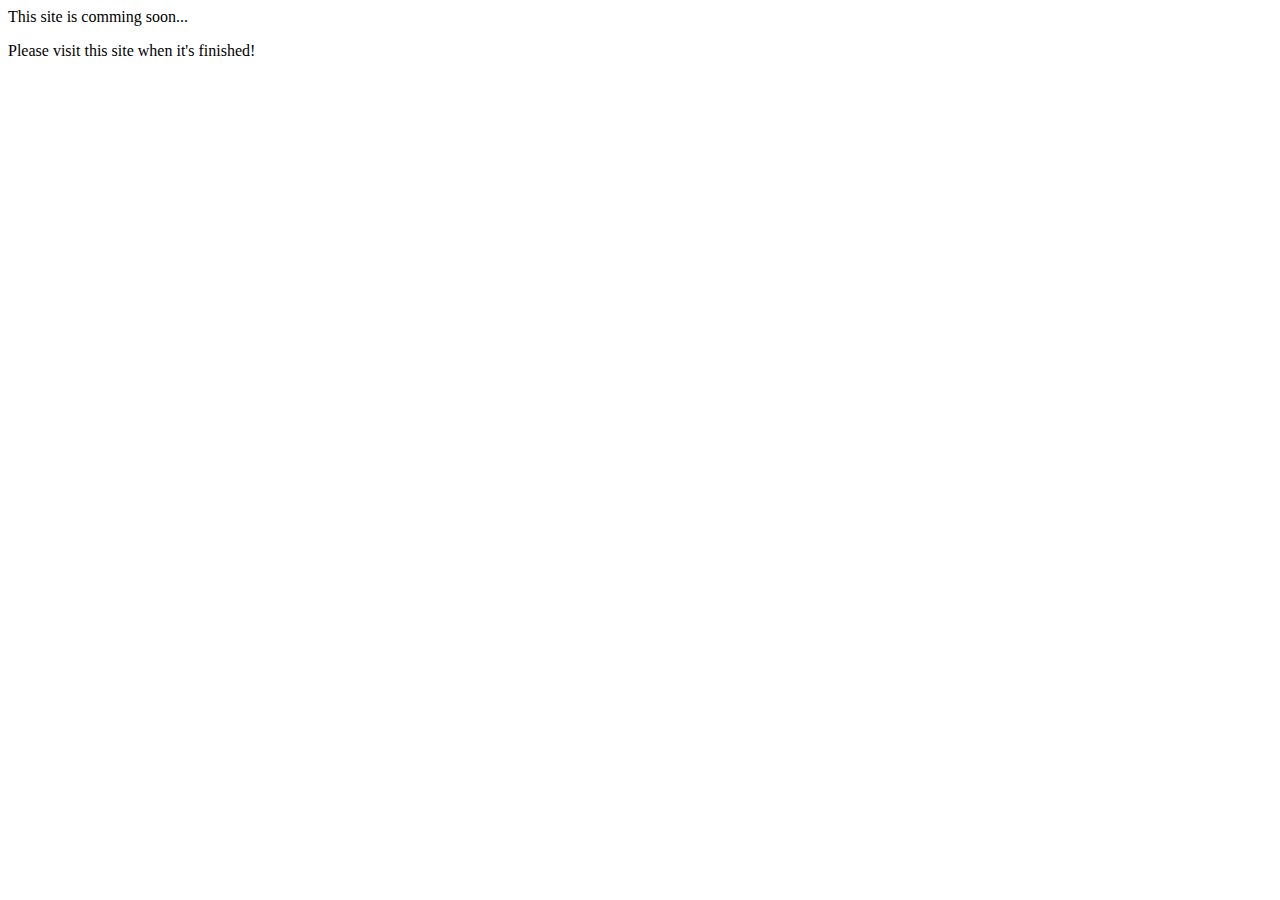
<file: index.html>
<!DOCTYPE HTML>
<html>
	<head>
		<title>Comming Soon...</title>
		<meta charset="utf-8" />
		<meta name="viewport" content="width=device-width, initial-scale=1, user-scalable=no" />
	</head>
	<body class="is-preload">
		This site is comming soon...
        <p>Please visit this site when it's finished!</p>
        
		<script>
			function sheep() {
				window.location = "https://capitalnerd.github.io/sheep";
			}
		</script>

	</body>
</html>
</file>
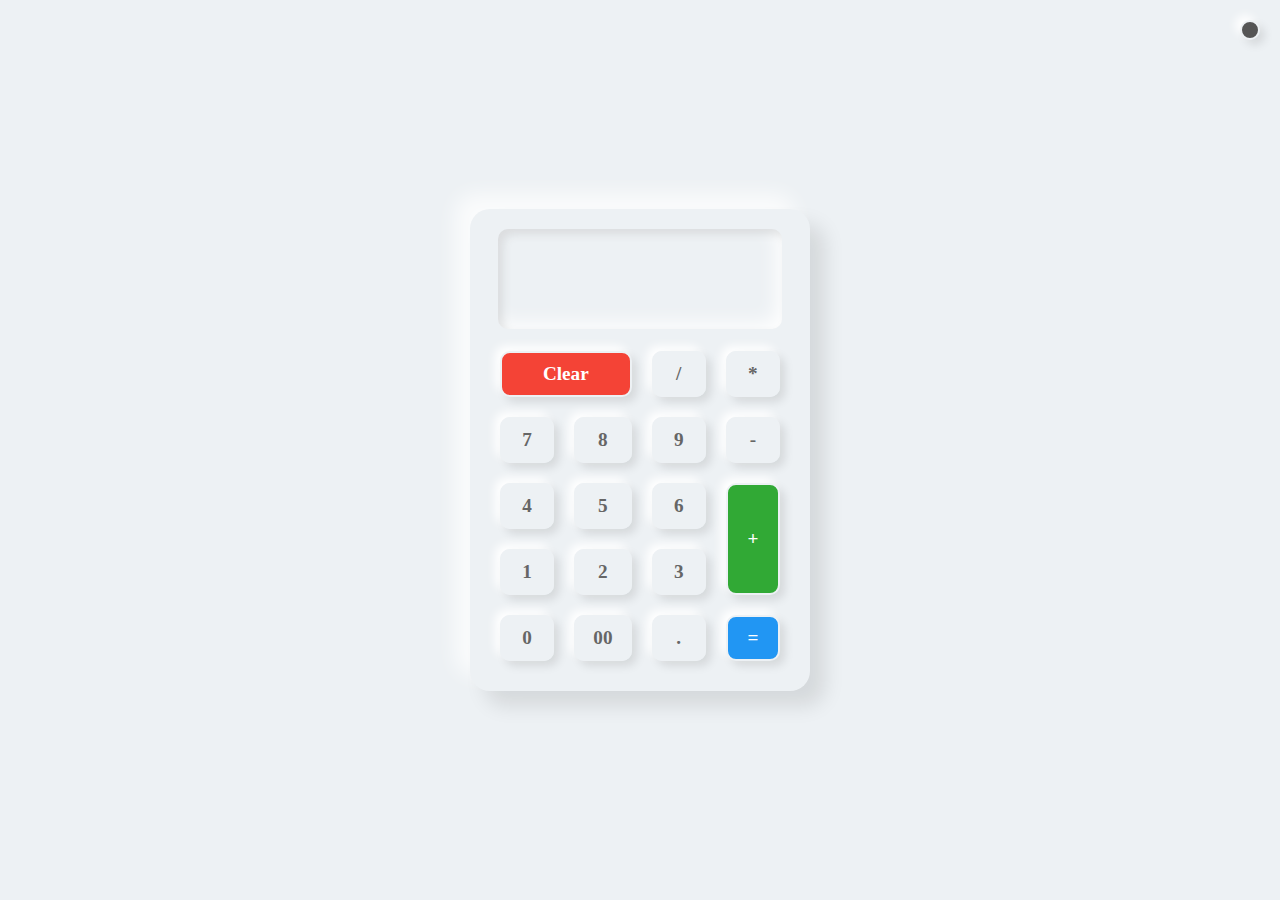
<file: projects/calculator/index.html>
<!doctype html>
<html>
<head>
    <title>Calculator | Javascript Mini Project</title>
    <link rel="stylesheet" type="text/css" href="style.css">
</head>
<body>
  <div class="toggleBtn"></div>
  <div class="calculator">
    <div class="buttons">
      <h2 id="value"></h2>
      <span id="clear">Clear</span>
      <span>/</span>
      <span>*</span>
      <span>7</span>
      <span>8</span>
      <span>9</span>
      <span>-</span>
      <span>4</span>
      <span>5</span>
      <span>6</span>
      <span id="plus">+</span>
      <span>1</span>
      <span>2</span>
      <span>3</span>
      <span>0</span>
      <span>00</span>
      <span>.</span>
      <span id="equal">=</span>
    </div>
  </div>

  <script>
    let buttons =  document.querySelector(".buttons");
    let btn = buttons.querySelectorAll("span");
    let value = document.getElementById("value");
    let toggleBtn = document.querySelector('.toggleBtn')
    let body = document.querySelector('body')

    for(let i=0; i<btn.length; i++){
      btn[i].addEventListener("click", function () { 
            
        if(this.innerHTML=="="){
          value.innerHTML = eval(value.innerHTML); 
        }else{
            if(this.innerHTML=='Clear'){
              value.innerHTML = "";
            }
            else{
              value.innerHTML += this.innerHTML;
            }
          }
      });
    }

    toggleBtn.onclick = function(){
      body.classList.toggle('dark')
    }
  </script>
</body>
</html>
</file>
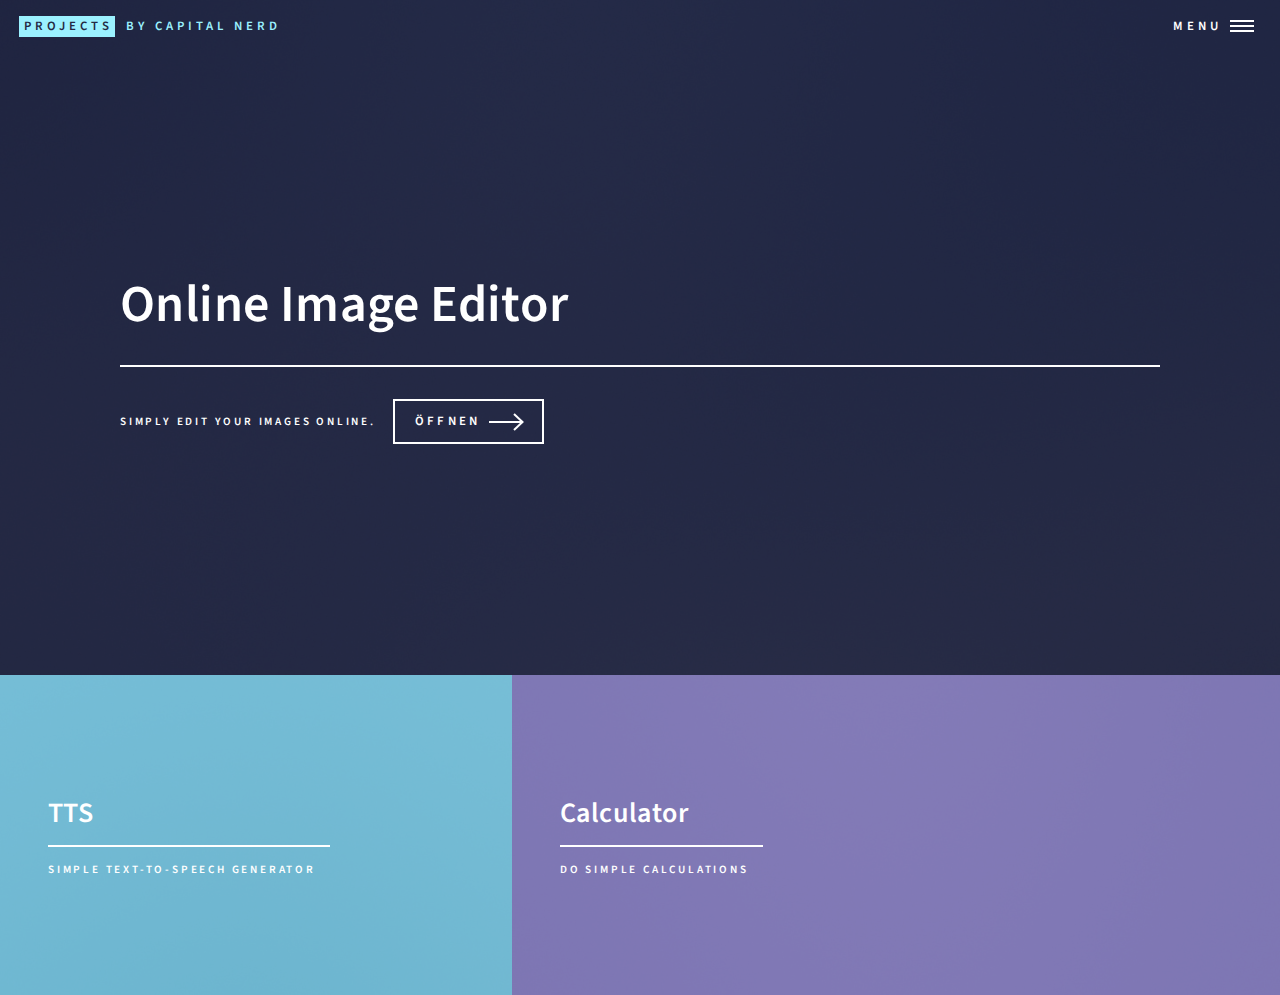
<file: projects/side/index.html>
<!DOCTYPE HTML>
<html>

<head>
	<title>My Projects - Capital Nerd</title>
	<meta charset="utf-8" />
	<meta name="viewport" content="width=device-width, initial-scale=1, user-scalable=no" />
	<link rel="stylesheet" href="assets/css/main.css" />
	<noscript>
		<link rel="stylesheet" href="assets/css/noscript.css" />
	</noscript>
</head>

<body class="is-preload">

	<!-- Wrapper -->
	<div id="wrapper">

		<!-- Header -->
		<header id="header" class="alt">
			<a href="index.html" class="logo"><strong>Projects</strong> <span>by Capital Nerd</span></a>
			<nav>
				<a href="#menu">Menu</a>
			</nav>
		</header>

		<!-- Menu -->
		<nav id="menu">
			<ul class="links">
				<li><a href="index.html">Home</a></li>
				<li><a href="./calculator/">Calculator</a></li>
				<li><a href="./imageeditor/">Image Editor</a></li>
				<li><a href="./tts/">Text-To-Speech (TTS)</a></li>
			</ul>
			<ul class="actions stacked">
				<li><a href="mailto:capitalnerd2617@gmail.com" class="button primary fit">Contact</a></li>
				<li><a href="/" class="button fit">Homepage</a></li>
			</ul>
		</nav>

		<!-- Banner -->
		<section id="banner" class="major">
			<div class="inner">
				<header class="major">
					<h1>Online Image Editor</h1>
				</header>
				<div class="content">
					<p>Simply Edit your Images online.</p>
					<ul class="actions">
						<li><a href="./imageeditor/" class="button next scrolly">Öffnen</a></li>
					</ul>
				</div>
			</div>
		</section>

		<!-- Main -->
		<div id="main">

			<!-- One -->
			<section id="one" class="tiles">
				<article>
					<span class="image">
						<img src="images/pic01.jpg" alt="" />
					</span>
					<header class="major">
						<h3><a href="./tts/" class="link">TTS</a></h3>
						<p>Simple Text-To-Speech Generator</p>
					</header>
				</article>
				<article>
					<span class="image">
						<img src="images/pic02.jpg" alt="" />
					</span>
					<header class="major">
						<h3><a href="./calculator/" class="link">Calculator</a></h3>
						<p>Do simple calculations</p>
					</header>
				</article>
			</section>
		</div>

		<!-- Scripts -->
		<script src="assets/js/jquery.min.js"></script>
		<script src="assets/js/jquery.scrolly.min.js"></script>
		<script src="assets/js/jquery.scrollex.min.js"></script>
		<script src="assets/js/browser.min.js"></script>
		<script src="assets/js/breakpoints.min.js"></script>
		<script src="assets/js/util.js"></script>
		<script src="assets/js/main.js"></script>

</body>

</html>
</file>
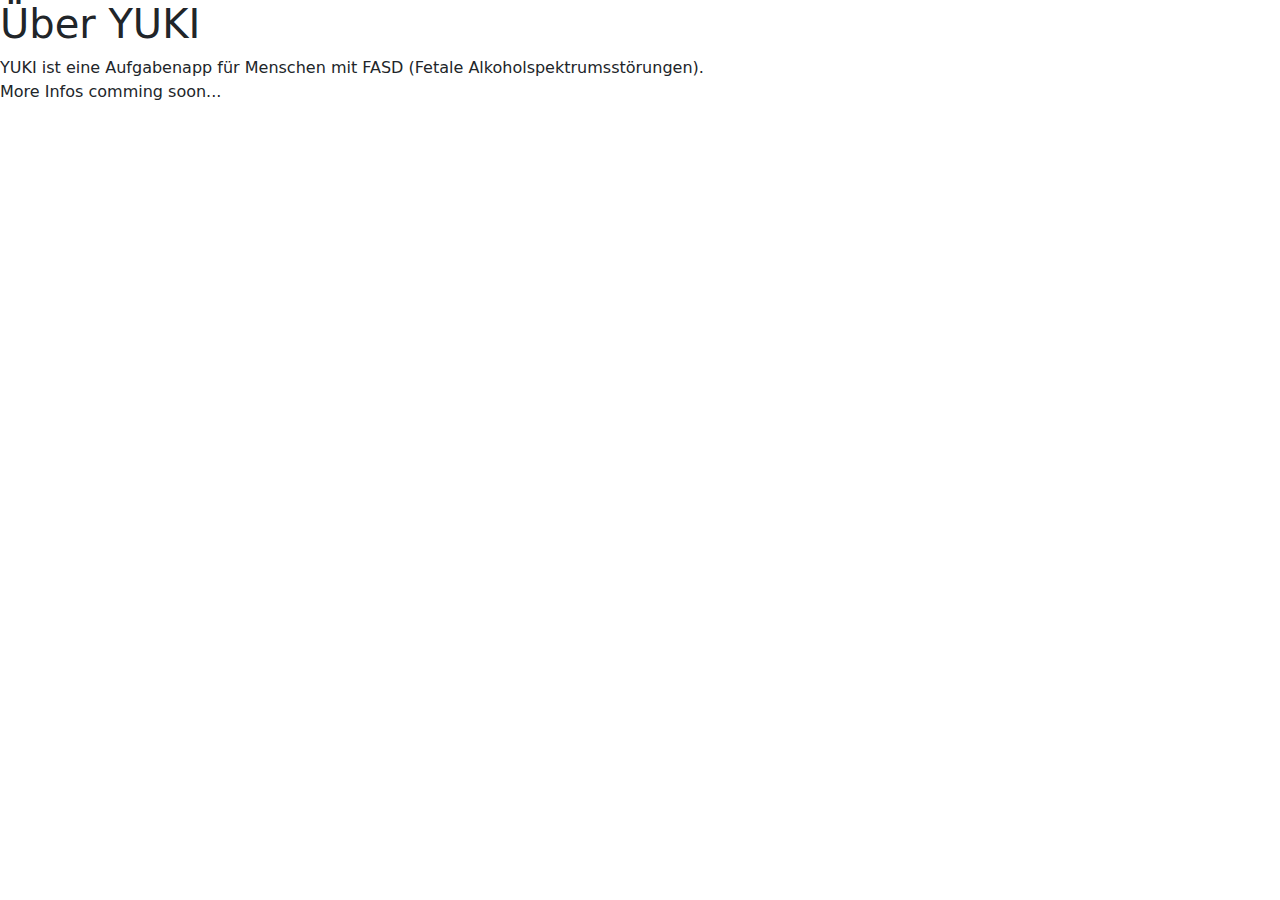
<file: projects/yuki/index.html>
<!DOCTYPE html>
<html lang="en">

<head>
    <meta charset="UTF-8">
    <meta name="viewport" content="width=device-width, initial-scale=1.0">
    <title>YUKI App</title>
    <link href="https://cdn.jsdelivr.net/npm/bootstrap@5.3.3/dist/css/bootstrap.min.css" rel="stylesheet"
        integrity="sha384-QWTKZyjpPEjISv5WaRU9OFeRpok6YctnYmDr5pNlyT2bRjXh0JMhjY6hW+ALEwIH" crossorigin="anonymous">
</head>

<body>
    <h1>Über YUKI</h1>
    YUKI ist eine Aufgabenapp für Menschen mit FASD (Fetale Alkoholspektrumsstörungen). <br>More Infos comming soon...
    <script src="https://cdn.jsdelivr.net/npm/bootstrap@5.3.3/dist/js/bootstrap.bundle.min.js"
        integrity="sha384-YvpcrYf0tY3lHB60NNkmXc5s9fDVZLESaAA55NDzOxhy9GkcIdslK1eN7N6jIeHz"
        crossorigin="anonymous"></script>
</body>

</html>
</file>
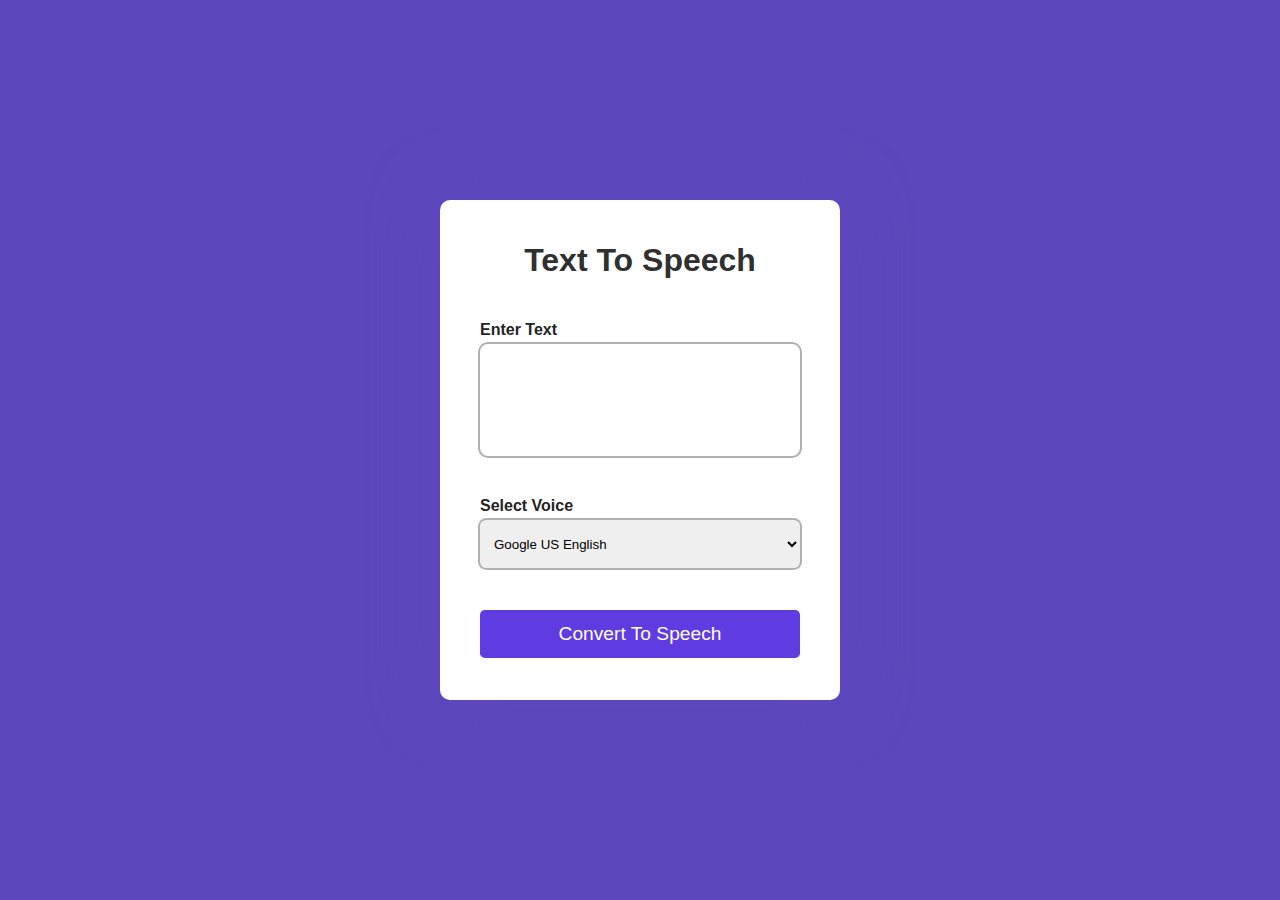
<file: projects/side/tts/index.html>
<!DOCTYPE html>
<html lang="en">
<head>
  <meta charset="UTF-8">
  <meta http-equiv="X-UA-Compatible" content="IE=edge">
  <meta name="viewport" content="width=device-width, initial-scale=1.0">
  <title>Text to Speech</title>
  <link rel="stylesheet" href="style.css">
</head>
<body>
  <main>
    <p class="title">Text To Speech</p>
    <div class="text-section">
      <p class="text-title">Enter Text</p>
      <textarea name="" id="text"></textarea>
    </div>
    <div class="voice-section">
      <p class="voice-title">Select Voice</p>
      <select name="" id="voice">
        <option value="Google US English">Google US English</option>
      </select>
    </div>
    <button class="submit">Convert To Speech</button>
  </main>
  <script src="script.js"></script>
</body>
</html>
</file>
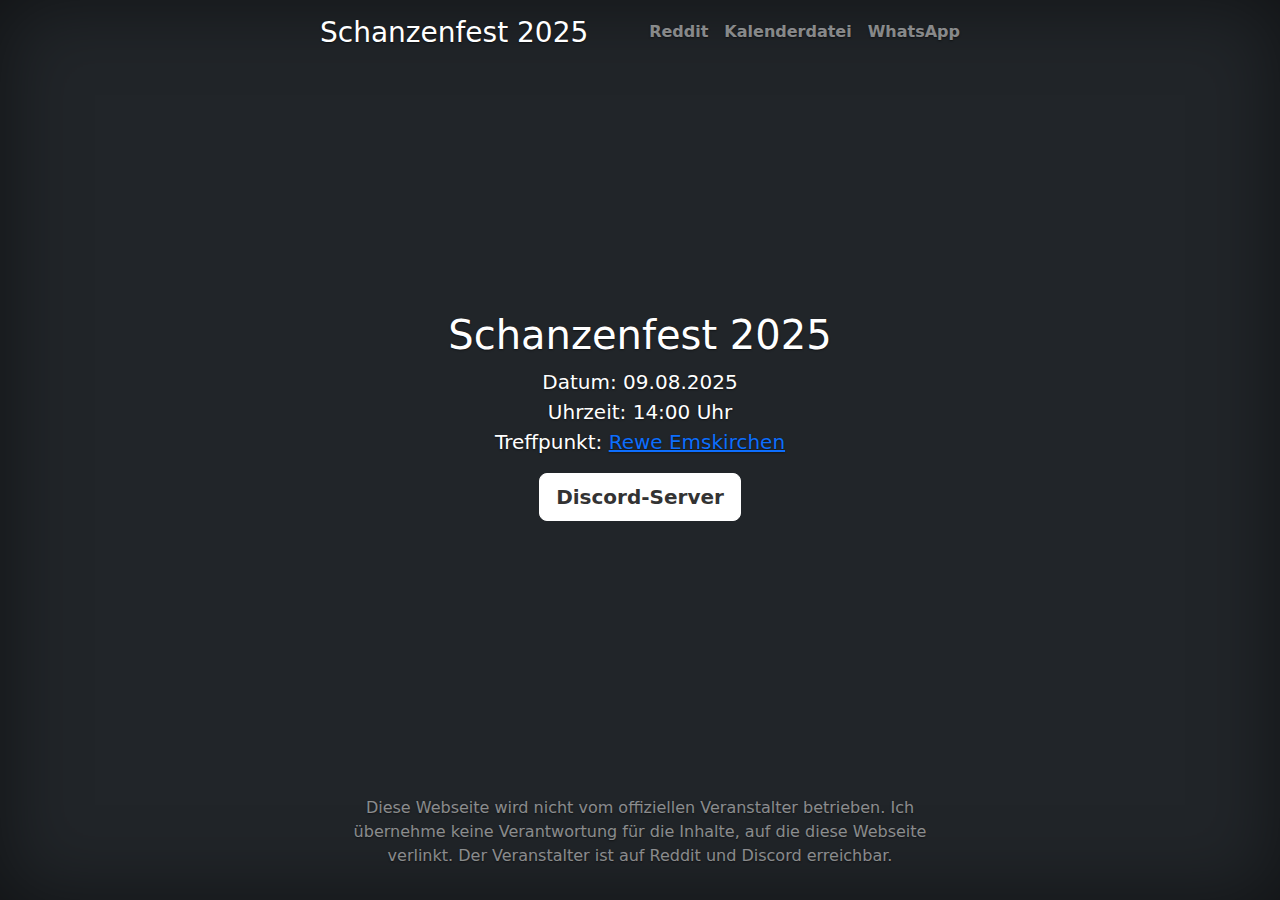
<file: share/event/schanzenfest25/index.html>
<!doctype html>
<html lang="de" class="h-100" data-bs-theme="auto">
  <head>
    <meta charset="utf-8">
    <meta name="viewport" content="width=device-width, initial-scale=1">
    <meta name="description" content="Alle Infos zum Schanzenfest 2025: Datum, Uhrzeit, Treffpunkt und Links zu relevanten Plattformen.">
    <meta name="keywords" content="Schanzenfest 2025, Drachenlord, Schanzentreff, Schanzenfest, Emskirchen, Treffen, Drachenschanze">
    <meta name="author" content="capitalnerd">
    <title>Schanzenfest 2025 - Alle Infos zum Event</title>

    <link href="./bootstrap.min.css" rel="stylesheet">
    <link href="cover.css" rel="stylesheet">
    <style>
      .bd-placeholder-img {
        font-size: 1.125rem;
        text-anchor: middle;
        user-select: none;
      }
      @media (min-width: 768px) {
        .bd-placeholder-img-lg {
          font-size: 3.5rem;
        }
      }
      .b-example-divider {
        width: 100%;
        height: 3rem;
        background-color: rgba(0, 0, 0, .1);
        border: solid rgba(0, 0, 0, .15);
        border-width: 1px 0;
        box-shadow: inset 0 .5em 1.5em rgba(0, 0, 0, .1), inset 0 .125em .5em rgba(0, 0, 0, .15);
      }
      .b-example-vr {
        flex-shrink: 0;
        width: 1.5rem;
        height: 100vh;
      }
      .bi {
        vertical-align: -.125em;
        fill: currentColor;
      }
      .nav-scroller {
        position: relative;
        z-index: 2;
        height: 2.75rem;
        overflow-y: hidden;
      }
      .nav-scroller .nav {
        display: flex;
        flex-wrap: nowrap;
        padding-bottom: 1rem;
        overflow-x: auto;
        text-align: center;
        white-space: nowrap;
        -webkit-overflow-scrolling: touch;
      }
      .btn-bd-primary {
        --bd-violet-bg: #712cf9;
        --bd-violet-rgb: 112.520718, 44.062154, 249.437846;
        --bs-btn-font-weight: 600;
        --bs-btn-color: var(--bs-white);
        --bs-btn-bg: var(--bd-violet-bg);
        --bs-btn-border-color: var(--bd-violet-bg);
        --bs-btn-hover-color: var(--bs-white);
        --bs-btn-hover-bg: #6528e0;
        --bs-btn-hover-border-color: #6528e0;
        --bs-btn-focus-shadow-rgb: var(--bd-violet-rgb);
        --bs-btn-active-color: var(--bs-btn-hover-color);
        --bs-btn-active-bg: #5a23c8;
        --bs-btn-active-border-color: #5a23c8;
      }
      .bd-mode-toggle {
        z-index: 1500;
      }
      .bd-mode-toggle .dropdown-menu .active .bi {
        display: block !important;
      }
      #bd-theme {
        display: none;
      }
    </style>
  </head>
  <body class="d-flex h-100 text-center text-bg-dark">
    <div class="cover-container d-flex w-100 h-100 p-3 mx-auto flex-column">
      <header class="mb-auto">
        <div>
          <h3 class="float-md-start mb-0">Schanzenfest 2025</h3>
          <nav class="nav nav-masthead justify-content-center float-md-end">
            <a class="nav-link fw-bold py-1 px-0" href="https://www.reddit.com/r/Schanzenfest_2025/" target="_blank">Reddit</a>
            <a class="nav-link fw-bold py-1 px-0" href="./schanzenfest.ics" target="_blank">Kalenderdatei</a>
            <a class="nav-link fw-bold py-1 px-0" href="https://whatsapp.com/channel/0029Vb7kPDNJJhzaDEq55o3Y" target="_blank">WhatsApp</a>
          </nav>
        </div>
      </header>
      <main class="px-3">
        <h1>Schanzenfest 2025</h1>
        <p class="lead"><b>Datum:</b> 09.08.2025<br><b>Uhrzeit:</b> 14:00 Uhr<br><b>Treffpunkt:</b> <a href="https://maps.app.goo.gl/b3WDXPkMNnzkJQVh8" target="_blank">Rewe Emskirchen</a></p>
        <p class="lead">
          <a href="https://discord.gg/HEhYFWKsWF" class="btn btn-lg btn-light fw-bold border-white bg-white">Discord-Server</a>
        </p>
      </main>
      <footer class="mt-auto text-white-50">
        <p>Diese Webseite wird nicht vom offiziellen Veranstalter betrieben. Ich übernehme keine Verantwortung für die Inhalte, auf die diese Webseite verlinkt. Der Veranstalter ist auf Reddit und Discord erreichbar.</p>
      </footer>
    </div>
    <script src="./bootstrap.bundle.min.js"></script>
  </body>
</html>
</file>
<file: projects/calculator/style.css>
*
{
	margin: 0;
	padding: 0;
	box-sizing: border-box;
	font-family: consolas;
}
body 
{
	display: flex;
	justify-content: center;
	align-items: center;
	min-height: 100vh;
	background: #edf1f4;
}
.calculator
{
	position: relative;
	width: 340px;
	padding: 20px;
	border-radius: 20px;
	box-shadow: 15px 15px 20px rgba(0,0,0,0.1),
	-15px -15px 20px #fffb;
}
.calculator .buttons
{
	position: relative;
	display: grid;
}
.calculator .buttons #value
{
	position: relative;
	left: 8px;
	grid-column: span 4;
	height: 100px;
	line-height: 100px;
	padding: 0 20px;
	border-radius: 10px;
	text-align: end;
	font-size: 2em;
	margin-bottom: 12px;
	color: #5166d6;
	overflow: hidden;
	font-weight: 500;
	width: calc(100% - 16px);
	user-select: none;
	box-shadow: inset 5px 5px 10px rgba(0,0,0,0.1),
	inset -5px -5px 20px #fff;
}
.calculator .buttons span 
{
	position: relative;
	display: flex;
	justify-content: center;
	align-items: center;
	padding: 10px;
	border-radius: 10px;
	margin: 10px;
	min-width: 40px;
	font-size: 1.2em;
	color: #666;
	font-weight: 700;
	border: 2px solid #edf1f4;
	box-shadow: 5px 5px 10px rgba(0,0,0,0.1),
	-5px -5px 10px #fff;
	cursor: pointer;
	user-select: none;
}
.calculator .buttons span:active 
{
	color: #f44336;
	box-shadow: inset 5px 5px 10px rgba(0,0,0,0.1),
	inset -5px -5px 10px #fff;
}
.calculator .buttons span#clear
{
	grid-column: span 2;
	background: #f44336;
	border: 2px solid #edf1f4;
	color: #fff;
}
.calculator .buttons span#plus
{
	grid-row: span 2;
	background: #31a935;
	border: 2px solid #edf1f4;
	color: #fff;
}
.calculator .buttons span#equal
{
	grid-row: span 2;
	background: #2196f3;
	border: 2px solid #edf1f4;
	color: #fff;
}
.calculator .buttons span#clear:active,
.calculator .buttons span#plus:active,
.calculator .buttons span#equal:active
{
	box-shadow: 5px 5px 10px rgba(0,0,0,0.1),
	-5px -5px 10px #fff,
	inset 5px 5px 10px rgba(0,0,0,0.1);
}
.toggleBtn
{
	position: fixed;
	top: 20px;
	right: 20px;
	background: #555;
	width: 20px;
	height: 20px;
	border-radius: 50%;
	cursor: pointer;
	border: 2px solid #edf1f4;
	box-shadow: 5px 5px 10px rgba(0,0,0,0.1),
	-5px -5px 10px #fff;
}
.dark .toggleBtn
{
	background: #edf1f4;
	border: 2px solid #333;
	box-shadow: 5px 5px 10px rgba(0,0,0,0.5),
	-5px -5px 10px rgba(255,255,255,0.25);
}
.dark 
{
	background: #282c2f;
}
.dark .calculator
{
	background: #33393e;
	box-shadow: 15px 15px 20px rgba(0,0,0,0.25),
	-15px -15px 20px rgba(255,255,255,0.1);
}
.dark .calculator #value 
{
	color: #eee;
	box-shadow: inset 5px 5px 10px rgba(0,0,0,0.5),
	inset -5px -5px 20px rgba(255,255,255,0.1);
}
.dark .calculator .buttons span 
{
	color: #eee;
	border: 2px solid #333;
	box-shadow: 5px 5px 10px rgba(0,0,0,0.25),
	-5px -5px 10px rgba(255,255,255,0.1);
}
.dark .calculator .buttons span:active 
{
	box-shadow: inset 5px 5px 10px rgba(0,0,0,0.25),
	inset -5px -5px 10px rgba(255,255,255,0.1);
}
.dark .calculator .buttons span#clear,
.dark .calculator .buttons span#plus,
.dark .calculator .buttons span#equal
{
	border: 2px solid #333;;
}
.dark .calculator .buttons span#clear:active,
.dark .calculator .buttons span#plus:active,
.dark .calculator .buttons span#equal:active
{
	box-shadow: inset 5px 5px 10px rgba(0,0,0,0.1);
}
</file>
<file: projects/side/assets/css/noscript.css>
/*
	Forty by HTML5 UP
	html5up.net | @ajlkn
	Free for personal and commercial use under the CCA 3.0 license (html5up.net/license)
*/

/* Banner */

	body.is-preload #banner:after {
		opacity: 0.85;
	}

	body.is-preload #banner > .inner {
		-moz-filter: none;
		-webkit-filter: none;
		-ms-filter: none;
		filter: none;
		-moz-transform: none;
		-webkit-transform: none;
		-ms-transform: none;
		transform: none;
		opacity: 1;
	}
</file>
<file: projects/side/tts/style.css>
* {
    box-sizing: border-box;
    margin: 0;
    padding: 0;
  }
  body {
    background-color: rgb(94, 71, 188);
    display: flex;
    justify-content: center;
    align-items: center;
    height: 100vh;
  }
  main {
    background-color: rgb(255, 255, 255);
    height: 500px;
    width: 400px;
    border-radius: 10px;
    box-shadow: 0px 0px 60px 5px rgb(94, 71, 188);
    display: flex;
    justify-content: space-evenly;
    align-items: center;
    flex-direction: column;
  }
  
  .title {
    font-size: 2rem;
    font-family: Arial, Helvetica, sans-serif;
    font-weight: bold;
    color: rgb(48, 48, 48);
  }
  .text-section {
    display: flex;
    justify-content: center;
    align-items: center;
    flex-direction: column;
    gap: 5px;
  }
  .text-title {
    font-family: Arial, Helvetica, sans-serif;
    font-weight: bold;
    color: rgb(36, 36, 36);
    align-self: start;
  }
  
  #text {
    height: 7rem;
    width: 20rem;
    border: none;
    outline: 2px solid rgba(128, 128, 128, 0.623);
    border-radius: 0.5rem;
    resize: none;
    font-size: 15px;
    font-family: Arial, Helvetica, sans-serif;
    padding: 8px 10px;
  }
  
  .voice-section {
    display: flex;
    justify-content: center;
    align-items: center;
    flex-direction: column;
    gap: 5px;
  }
  .voice-title {
    font-family: Arial, Helvetica, sans-serif;
    font-weight: bold;
    color: rgb(36, 36, 36);
    align-self: start;
  }
  #voice {
    height: 3rem;
    width: 20rem;
    border: none;
    outline: 2px solid rgba(128, 128, 128, 0.623);
    border-radius: 0.4rem;
    padding: 0px 10px;
  }
  
  .submit {
    background-color: rgba(92, 55, 225, 0.979);
    color: white;
    width: 20rem;
    height: 3rem;
    border-radius: 0.3rem;
    font-size: 1.2rem;
    border: none;
    cursor: pointer;
  }
  @media (max-width: 700px) {
    main {
      width: 60vw;
    }
  }
</file>
<file: share/event/schanzenfest25/cover.css>
/*
 * Globals
 */


/* Custom default button */
.btn-light,
.btn-light:hover,
.btn-light:focus {
  color: #333;
  text-shadow: none; /* Prevent inheritance from `body` */
}


/*
 * Base structure
 */

body {
  text-shadow: 0 .05rem .1rem rgba(0, 0, 0, .5);
  box-shadow: inset 0 0 5rem rgba(0, 0, 0, .5);
}

.cover-container {
  max-width: 42em;
}


/*
 * Header
 */

.nav-masthead .nav-link {
  color: rgba(255, 255, 255, .5);
  border-bottom: .25rem solid transparent;
}

.nav-masthead .nav-link:hover,
.nav-masthead .nav-link:focus {
  border-bottom-color: rgba(255, 255, 255, .25);
}

.nav-masthead .nav-link + .nav-link {
  margin-left: 1rem;
}

.nav-masthead .active {
  color: #fff;
  border-bottom-color: #fff;
}
</file>
<file: projects/side/assets/css/main.css>
@import url(fontawesome-all.min.css);
@import url("https://fonts.googleapis.com/css?family=Source+Sans+Pro:300,300italic,600,600italic");

/*
	Forty by HTML5 UP
	html5up.net | @ajlkn
	Free for personal and commercial use under the CCA 3.0 license (html5up.net/license)
*/

html, body, div, span, applet, object,
iframe, h1, h2, h3, h4, h5, h6, p, blockquote,
pre, a, abbr, acronym, address, big, cite,
code, del, dfn, em, img, ins, kbd, q, s, samp,
small, strike, strong, sub, sup, tt, var, b,
u, i, center, dl, dt, dd, ol, ul, li, fieldset,
form, label, legend, table, caption, tbody,
tfoot, thead, tr, th, td, article, aside,
canvas, details, embed, figure, figcaption,
footer, header, hgroup, menu, nav, output, ruby,
section, summary, time, mark, audio, video {
	margin: 0;
	padding: 0;
	border: 0;
	font-size: 100%;
	font: inherit;
	vertical-align: baseline;}

article, aside, details, figcaption, figure,
footer, header, hgroup, menu, nav, section {
	display: block;}

body {
	line-height: 1;
}

ol, ul {
	list-style: none;
}

blockquote, q {
	quotes: none;
}

	blockquote:before, blockquote:after, q:before, q:after {
		content: '';
		content: none;
	}

table {
	border-collapse: collapse;
	border-spacing: 0;
}

body {
	-webkit-text-size-adjust: none;
}

mark {
	background-color: transparent;
	color: inherit;
}

input::-moz-focus-inner {
	border: 0;
	padding: 0;
}

input, select, textarea {
	-moz-appearance: none;
	-webkit-appearance: none;
	-ms-appearance: none;
	appearance: none;
}

/* Basic */

	@-ms-viewport {
		width: device-width;
	}

	body {
		-ms-overflow-style: scrollbar;
	}

	@media screen and (max-width: 480px) {

		html, body {
			min-width: 320px;
		}

	}

	html {
		box-sizing: border-box;
	}

	*, *:before, *:after {
		box-sizing: inherit;
	}

	body {
		background: #242943;
	}

		body.is-preload *, body.is-preload *:before, body.is-preload *:after {
			-moz-animation: none !important;
			-webkit-animation: none !important;
			-ms-animation: none !important;
			animation: none !important;
			-moz-transition: none !important;
			-webkit-transition: none !important;
			-ms-transition: none !important;
			transition: none !important;
		}

/* Type */

	body, input, select, textarea {
		color: #ffffff;
		font-family: "Source Sans Pro", Helvetica, sans-serif;
		font-size: 17pt;
		font-weight: 300;
		letter-spacing: 0.025em;
		line-height: 1.65;
	}

		@media screen and (max-width: 1680px) {

			body, input, select, textarea {
				font-size: 14pt;
			}

		}

		@media screen and (max-width: 1280px) {

			body, input, select, textarea {
				font-size: 12pt;
			}

		}

		@media screen and (max-width: 360px) {

			body, input, select, textarea {
				font-size: 11pt;
			}

		}

	a {
		-moz-transition: color 0.2s ease-in-out, border-bottom-color 0.2s ease-in-out;
		-webkit-transition: color 0.2s ease-in-out, border-bottom-color 0.2s ease-in-out;
		-ms-transition: color 0.2s ease-in-out, border-bottom-color 0.2s ease-in-out;
		transition: color 0.2s ease-in-out, border-bottom-color 0.2s ease-in-out;
		border-bottom: dotted 1px;
		color: inherit;
		text-decoration: none;
	}

		a:hover {
			border-bottom-color: transparent;
			color: #9bf1ff !important;
		}

		a:active {
			color: #53e3fb !important;
		}

	strong, b {
		color: #ffffff;
		font-weight: 600;
	}

	em, i {
		font-style: italic;
	}

	p {
		margin: 0 0 2em 0;
	}

	h1, h2, h3, h4, h5, h6 {
		color: #ffffff;
		font-weight: 600;
		line-height: 1.65;
		margin: 0 0 1em 0;
	}

		h1 a, h2 a, h3 a, h4 a, h5 a, h6 a {
			color: inherit;
			border-bottom: 0;
		}

	h1 {
		font-size: 2.5em;
	}

	h2 {
		font-size: 1.75em;
	}

	h3 {
		font-size: 1.35em;
	}

	h4 {
		font-size: 1.1em;
	}

	h5 {
		font-size: 0.9em;
	}

	h6 {
		font-size: 0.7em;
	}

	@media screen and (max-width: 736px) {

		h1 {
			font-size: 2em;
		}

		h2 {
			font-size: 1.5em;
		}

		h3 {
			font-size: 1.25em;
		}

	}

	sub {
		font-size: 0.8em;
		position: relative;
		top: 0.5em;
	}

	sup {
		font-size: 0.8em;
		position: relative;
		top: -0.5em;
	}

	blockquote {
		border-left: solid 4px rgba(212, 212, 255, 0.1);
		font-style: italic;
		margin: 0 0 2em 0;
		padding: 0.5em 0 0.5em 2em;
	}

	code {
		background: rgba(212, 212, 255, 0.035);
		font-family: "Courier New", monospace;
		font-size: 0.9em;
		margin: 0 0.25em;
		padding: 0.25em 0.65em;
	}

	pre {
		-webkit-overflow-scrolling: touch;
		font-family: "Courier New", monospace;
		font-size: 0.9em;
		margin: 0 0 2em 0;
	}

		pre code {
			display: block;
			line-height: 1.75;
			padding: 1em 1.5em;
			overflow-x: auto;
		}

	hr {
		border: 0;
		border-bottom: solid 1px rgba(212, 212, 255, 0.1);
		margin: 2em 0;
	}

		hr.major {
			margin: 3em 0;
		}

	.align-left {
		text-align: left;
	}

	.align-center {
		text-align: center;
	}

	.align-right {
		text-align: right;
	}

/* Row */

	.row {
		display: flex;
		flex-wrap: wrap;
		box-sizing: border-box;
		align-items: stretch;
	}

		.row > * {
			box-sizing: border-box;
		}

		.row.gtr-uniform > * > :last-child {
			margin-bottom: 0;
		}

		.row.aln-left {
			justify-content: flex-start;
		}

		.row.aln-center {
			justify-content: center;
		}

		.row.aln-right {
			justify-content: flex-end;
		}

		.row.aln-top {
			align-items: flex-start;
		}

		.row.aln-middle {
			align-items: center;
		}

		.row.aln-bottom {
			align-items: flex-end;
		}

		.row > .imp {
			order: -1;
		}

		.row > .col-1 {
			width: 8.33333%;
		}

		.row > .off-1 {
			margin-left: 8.33333%;
		}

		.row > .col-2 {
			width: 16.66667%;
		}

		.row > .off-2 {
			margin-left: 16.66667%;
		}

		.row > .col-3 {
			width: 25%;
		}

		.row > .off-3 {
			margin-left: 25%;
		}

		.row > .col-4 {
			width: 33.33333%;
		}

		.row > .off-4 {
			margin-left: 33.33333%;
		}

		.row > .col-5 {
			width: 41.66667%;
		}

		.row > .off-5 {
			margin-left: 41.66667%;
		}

		.row > .col-6 {
			width: 50%;
		}

		.row > .off-6 {
			margin-left: 50%;
		}

		.row > .col-7 {
			width: 58.33333%;
		}

		.row > .off-7 {
			margin-left: 58.33333%;
		}

		.row > .col-8 {
			width: 66.66667%;
		}

		.row > .off-8 {
			margin-left: 66.66667%;
		}

		.row > .col-9 {
			width: 75%;
		}

		.row > .off-9 {
			margin-left: 75%;
		}

		.row > .col-10 {
			width: 83.33333%;
		}

		.row > .off-10 {
			margin-left: 83.33333%;
		}

		.row > .col-11 {
			width: 91.66667%;
		}

		.row > .off-11 {
			margin-left: 91.66667%;
		}

		.row > .col-12 {
			width: 100%;
		}

		.row > .off-12 {
			margin-left: 100%;
		}

		.row.gtr-0 {
			margin-top: 0;
			margin-left: 0em;
		}

			.row.gtr-0 > * {
				padding: 0 0 0 0em;
			}

			.row.gtr-0.gtr-uniform {
				margin-top: 0em;
			}

				.row.gtr-0.gtr-uniform > * {
					padding-top: 0em;
				}

		.row.gtr-25 {
			margin-top: 0;
			margin-left: -0.5em;
		}

			.row.gtr-25 > * {
				padding: 0 0 0 0.5em;
			}

			.row.gtr-25.gtr-uniform {
				margin-top: -0.5em;
			}

				.row.gtr-25.gtr-uniform > * {
					padding-top: 0.5em;
				}

		.row.gtr-50 {
			margin-top: 0;
			margin-left: -1em;
		}

			.row.gtr-50 > * {
				padding: 0 0 0 1em;
			}

			.row.gtr-50.gtr-uniform {
				margin-top: -1em;
			}

				.row.gtr-50.gtr-uniform > * {
					padding-top: 1em;
				}

		.row {
			margin-top: 0;
			margin-left: -2em;
		}

			.row > * {
				padding: 0 0 0 2em;
			}

			.row.gtr-uniform {
				margin-top: -2em;
			}

				.row.gtr-uniform > * {
					padding-top: 2em;
				}

		.row.gtr-150 {
			margin-top: 0;
			margin-left: -3em;
		}

			.row.gtr-150 > * {
				padding: 0 0 0 3em;
			}

			.row.gtr-150.gtr-uniform {
				margin-top: -3em;
			}

				.row.gtr-150.gtr-uniform > * {
					padding-top: 3em;
				}

		.row.gtr-200 {
			margin-top: 0;
			margin-left: -4em;
		}

			.row.gtr-200 > * {
				padding: 0 0 0 4em;
			}

			.row.gtr-200.gtr-uniform {
				margin-top: -4em;
			}

				.row.gtr-200.gtr-uniform > * {
					padding-top: 4em;
				}

		@media screen and (max-width: 1680px) {

			.row {
				display: flex;
				flex-wrap: wrap;
				box-sizing: border-box;
				align-items: stretch;
			}

				.row > * {
					box-sizing: border-box;
				}

				.row.gtr-uniform > * > :last-child {
					margin-bottom: 0;
				}

				.row.aln-left {
					justify-content: flex-start;
				}

				.row.aln-center {
					justify-content: center;
				}

				.row.aln-right {
					justify-content: flex-end;
				}

				.row.aln-top {
					align-items: flex-start;
				}

				.row.aln-middle {
					align-items: center;
				}

				.row.aln-bottom {
					align-items: flex-end;
				}

				.row > .imp-xlarge {
					order: -1;
				}

				.row > .col-1-xlarge {
					width: 8.33333%;
				}

				.row > .off-1-xlarge {
					margin-left: 8.33333%;
				}

				.row > .col-2-xlarge {
					width: 16.66667%;
				}

				.row > .off-2-xlarge {
					margin-left: 16.66667%;
				}

				.row > .col-3-xlarge {
					width: 25%;
				}

				.row > .off-3-xlarge {
					margin-left: 25%;
				}

				.row > .col-4-xlarge {
					width: 33.33333%;
				}

				.row > .off-4-xlarge {
					margin-left: 33.33333%;
				}

				.row > .col-5-xlarge {
					width: 41.66667%;
				}

				.row > .off-5-xlarge {
					margin-left: 41.66667%;
				}

				.row > .col-6-xlarge {
					width: 50%;
				}

				.row > .off-6-xlarge {
					margin-left: 50%;
				}

				.row > .col-7-xlarge {
					width: 58.33333%;
				}

				.row > .off-7-xlarge {
					margin-left: 58.33333%;
				}

				.row > .col-8-xlarge {
					width: 66.66667%;
				}

				.row > .off-8-xlarge {
					margin-left: 66.66667%;
				}

				.row > .col-9-xlarge {
					width: 75%;
				}

				.row > .off-9-xlarge {
					margin-left: 75%;
				}

				.row > .col-10-xlarge {
					width: 83.33333%;
				}

				.row > .off-10-xlarge {
					margin-left: 83.33333%;
				}

				.row > .col-11-xlarge {
					width: 91.66667%;
				}

				.row > .off-11-xlarge {
					margin-left: 91.66667%;
				}

				.row > .col-12-xlarge {
					width: 100%;
				}

				.row > .off-12-xlarge {
					margin-left: 100%;
				}

				.row.gtr-0 {
					margin-top: 0;
					margin-left: 0em;
				}

					.row.gtr-0 > * {
						padding: 0 0 0 0em;
					}

					.row.gtr-0.gtr-uniform {
						margin-top: 0em;
					}

						.row.gtr-0.gtr-uniform > * {
							padding-top: 0em;
						}

				.row.gtr-25 {
					margin-top: 0;
					margin-left: -0.5em;
				}

					.row.gtr-25 > * {
						padding: 0 0 0 0.5em;
					}

					.row.gtr-25.gtr-uniform {
						margin-top: -0.5em;
					}

						.row.gtr-25.gtr-uniform > * {
							padding-top: 0.5em;
						}

				.row.gtr-50 {
					margin-top: 0;
					margin-left: -1em;
				}

					.row.gtr-50 > * {
						padding: 0 0 0 1em;
					}

					.row.gtr-50.gtr-uniform {
						margin-top: -1em;
					}

						.row.gtr-50.gtr-uniform > * {
							padding-top: 1em;
						}

				.row {
					margin-top: 0;
					margin-left: -2em;
				}

					.row > * {
						padding: 0 0 0 2em;
					}

					.row.gtr-uniform {
						margin-top: -2em;
					}

						.row.gtr-uniform > * {
							padding-top: 2em;
						}

				.row.gtr-150 {
					margin-top: 0;
					margin-left: -3em;
				}

					.row.gtr-150 > * {
						padding: 0 0 0 3em;
					}

					.row.gtr-150.gtr-uniform {
						margin-top: -3em;
					}

						.row.gtr-150.gtr-uniform > * {
							padding-top: 3em;
						}

				.row.gtr-200 {
					margin-top: 0;
					margin-left: -4em;
				}

					.row.gtr-200 > * {
						padding: 0 0 0 4em;
					}

					.row.gtr-200.gtr-uniform {
						margin-top: -4em;
					}

						.row.gtr-200.gtr-uniform > * {
							padding-top: 4em;
						}

		}

		@media screen and (max-width: 1280px) {

			.row {
				display: flex;
				flex-wrap: wrap;
				box-sizing: border-box;
				align-items: stretch;
			}

				.row > * {
					box-sizing: border-box;
				}

				.row.gtr-uniform > * > :last-child {
					margin-bottom: 0;
				}

				.row.aln-left {
					justify-content: flex-start;
				}

				.row.aln-center {
					justify-content: center;
				}

				.row.aln-right {
					justify-content: flex-end;
				}

				.row.aln-top {
					align-items: flex-start;
				}

				.row.aln-middle {
					align-items: center;
				}

				.row.aln-bottom {
					align-items: flex-end;
				}

				.row > .imp-large {
					order: -1;
				}

				.row > .col-1-large {
					width: 8.33333%;
				}

				.row > .off-1-large {
					margin-left: 8.33333%;
				}

				.row > .col-2-large {
					width: 16.66667%;
				}

				.row > .off-2-large {
					margin-left: 16.66667%;
				}

				.row > .col-3-large {
					width: 25%;
				}

				.row > .off-3-large {
					margin-left: 25%;
				}

				.row > .col-4-large {
					width: 33.33333%;
				}

				.row > .off-4-large {
					margin-left: 33.33333%;
				}

				.row > .col-5-large {
					width: 41.66667%;
				}

				.row > .off-5-large {
					margin-left: 41.66667%;
				}

				.row > .col-6-large {
					width: 50%;
				}

				.row > .off-6-large {
					margin-left: 50%;
				}

				.row > .col-7-large {
					width: 58.33333%;
				}

				.row > .off-7-large {
					margin-left: 58.33333%;
				}

				.row > .col-8-large {
					width: 66.66667%;
				}

				.row > .off-8-large {
					margin-left: 66.66667%;
				}

				.row > .col-9-large {
					width: 75%;
				}

				.row > .off-9-large {
					margin-left: 75%;
				}

				.row > .col-10-large {
					width: 83.33333%;
				}

				.row > .off-10-large {
					margin-left: 83.33333%;
				}

				.row > .col-11-large {
					width: 91.66667%;
				}

				.row > .off-11-large {
					margin-left: 91.66667%;
				}

				.row > .col-12-large {
					width: 100%;
				}

				.row > .off-12-large {
					margin-left: 100%;
				}

				.row.gtr-0 {
					margin-top: 0;
					margin-left: 0em;
				}

					.row.gtr-0 > * {
						padding: 0 0 0 0em;
					}

					.row.gtr-0.gtr-uniform {
						margin-top: 0em;
					}

						.row.gtr-0.gtr-uniform > * {
							padding-top: 0em;
						}

				.row.gtr-25 {
					margin-top: 0;
					margin-left: -0.375em;
				}

					.row.gtr-25 > * {
						padding: 0 0 0 0.375em;
					}

					.row.gtr-25.gtr-uniform {
						margin-top: -0.375em;
					}

						.row.gtr-25.gtr-uniform > * {
							padding-top: 0.375em;
						}

				.row.gtr-50 {
					margin-top: 0;
					margin-left: -0.75em;
				}

					.row.gtr-50 > * {
						padding: 0 0 0 0.75em;
					}

					.row.gtr-50.gtr-uniform {
						margin-top: -0.75em;
					}

						.row.gtr-50.gtr-uniform > * {
							padding-top: 0.75em;
						}

				.row {
					margin-top: 0;
					margin-left: -1.5em;
				}

					.row > * {
						padding: 0 0 0 1.5em;
					}

					.row.gtr-uniform {
						margin-top: -1.5em;
					}

						.row.gtr-uniform > * {
							padding-top: 1.5em;
						}

				.row.gtr-150 {
					margin-top: 0;
					margin-left: -2.25em;
				}

					.row.gtr-150 > * {
						padding: 0 0 0 2.25em;
					}

					.row.gtr-150.gtr-uniform {
						margin-top: -2.25em;
					}

						.row.gtr-150.gtr-uniform > * {
							padding-top: 2.25em;
						}

				.row.gtr-200 {
					margin-top: 0;
					margin-left: -3em;
				}

					.row.gtr-200 > * {
						padding: 0 0 0 3em;
					}

					.row.gtr-200.gtr-uniform {
						margin-top: -3em;
					}

						.row.gtr-200.gtr-uniform > * {
							padding-top: 3em;
						}

		}

		@media screen and (max-width: 980px) {

			.row {
				display: flex;
				flex-wrap: wrap;
				box-sizing: border-box;
				align-items: stretch;
			}

				.row > * {
					box-sizing: border-box;
				}

				.row.gtr-uniform > * > :last-child {
					margin-bottom: 0;
				}

				.row.aln-left {
					justify-content: flex-start;
				}

				.row.aln-center {
					justify-content: center;
				}

				.row.aln-right {
					justify-content: flex-end;
				}

				.row.aln-top {
					align-items: flex-start;
				}

				.row.aln-middle {
					align-items: center;
				}

				.row.aln-bottom {
					align-items: flex-end;
				}

				.row > .imp-medium {
					order: -1;
				}

				.row > .col-1-medium {
					width: 8.33333%;
				}

				.row > .off-1-medium {
					margin-left: 8.33333%;
				}

				.row > .col-2-medium {
					width: 16.66667%;
				}

				.row > .off-2-medium {
					margin-left: 16.66667%;
				}

				.row > .col-3-medium {
					width: 25%;
				}

				.row > .off-3-medium {
					margin-left: 25%;
				}

				.row > .col-4-medium {
					width: 33.33333%;
				}

				.row > .off-4-medium {
					margin-left: 33.33333%;
				}

				.row > .col-5-medium {
					width: 41.66667%;
				}

				.row > .off-5-medium {
					margin-left: 41.66667%;
				}

				.row > .col-6-medium {
					width: 50%;
				}

				.row > .off-6-medium {
					margin-left: 50%;
				}

				.row > .col-7-medium {
					width: 58.33333%;
				}

				.row > .off-7-medium {
					margin-left: 58.33333%;
				}

				.row > .col-8-medium {
					width: 66.66667%;
				}

				.row > .off-8-medium {
					margin-left: 66.66667%;
				}

				.row > .col-9-medium {
					width: 75%;
				}

				.row > .off-9-medium {
					margin-left: 75%;
				}

				.row > .col-10-medium {
					width: 83.33333%;
				}

				.row > .off-10-medium {
					margin-left: 83.33333%;
				}

				.row > .col-11-medium {
					width: 91.66667%;
				}

				.row > .off-11-medium {
					margin-left: 91.66667%;
				}

				.row > .col-12-medium {
					width: 100%;
				}

				.row > .off-12-medium {
					margin-left: 100%;
				}

				.row.gtr-0 {
					margin-top: 0;
					margin-left: 0em;
				}

					.row.gtr-0 > * {
						padding: 0 0 0 0em;
					}

					.row.gtr-0.gtr-uniform {
						margin-top: 0em;
					}

						.row.gtr-0.gtr-uniform > * {
							padding-top: 0em;
						}

				.row.gtr-25 {
					margin-top: 0;
					margin-left: -0.375em;
				}

					.row.gtr-25 > * {
						padding: 0 0 0 0.375em;
					}

					.row.gtr-25.gtr-uniform {
						margin-top: -0.375em;
					}

						.row.gtr-25.gtr-uniform > * {
							padding-top: 0.375em;
						}

				.row.gtr-50 {
					margin-top: 0;
					margin-left: -0.75em;
				}

					.row.gtr-50 > * {
						padding: 0 0 0 0.75em;
					}

					.row.gtr-50.gtr-uniform {
						margin-top: -0.75em;
					}

						.row.gtr-50.gtr-uniform > * {
							padding-top: 0.75em;
						}

				.row {
					margin-top: 0;
					margin-left: -1.5em;
				}

					.row > * {
						padding: 0 0 0 1.5em;
					}

					.row.gtr-uniform {
						margin-top: -1.5em;
					}

						.row.gtr-uniform > * {
							padding-top: 1.5em;
						}

				.row.gtr-150 {
					margin-top: 0;
					margin-left: -2.25em;
				}

					.row.gtr-150 > * {
						padding: 0 0 0 2.25em;
					}

					.row.gtr-150.gtr-uniform {
						margin-top: -2.25em;
					}

						.row.gtr-150.gtr-uniform > * {
							padding-top: 2.25em;
						}

				.row.gtr-200 {
					margin-top: 0;
					margin-left: -3em;
				}

					.row.gtr-200 > * {
						padding: 0 0 0 3em;
					}

					.row.gtr-200.gtr-uniform {
						margin-top: -3em;
					}

						.row.gtr-200.gtr-uniform > * {
							padding-top: 3em;
						}

		}

		@media screen and (max-width: 736px) {

			.row {
				display: flex;
				flex-wrap: wrap;
				box-sizing: border-box;
				align-items: stretch;
			}

				.row > * {
					box-sizing: border-box;
				}

				.row.gtr-uniform > * > :last-child {
					margin-bottom: 0;
				}

				.row.aln-left {
					justify-content: flex-start;
				}

				.row.aln-center {
					justify-content: center;
				}

				.row.aln-right {
					justify-content: flex-end;
				}

				.row.aln-top {
					align-items: flex-start;
				}

				.row.aln-middle {
					align-items: center;
				}

				.row.aln-bottom {
					align-items: flex-end;
				}

				.row > .imp-small {
					order: -1;
				}

				.row > .col-1-small {
					width: 8.33333%;
				}

				.row > .off-1-small {
					margin-left: 8.33333%;
				}

				.row > .col-2-small {
					width: 16.66667%;
				}

				.row > .off-2-small {
					margin-left: 16.66667%;
				}

				.row > .col-3-small {
					width: 25%;
				}

				.row > .off-3-small {
					margin-left: 25%;
				}

				.row > .col-4-small {
					width: 33.33333%;
				}

				.row > .off-4-small {
					margin-left: 33.33333%;
				}

				.row > .col-5-small {
					width: 41.66667%;
				}

				.row > .off-5-small {
					margin-left: 41.66667%;
				}

				.row > .col-6-small {
					width: 50%;
				}

				.row > .off-6-small {
					margin-left: 50%;
				}

				.row > .col-7-small {
					width: 58.33333%;
				}

				.row > .off-7-small {
					margin-left: 58.33333%;
				}

				.row > .col-8-small {
					width: 66.66667%;
				}

				.row > .off-8-small {
					margin-left: 66.66667%;
				}

				.row > .col-9-small {
					width: 75%;
				}

				.row > .off-9-small {
					margin-left: 75%;
				}

				.row > .col-10-small {
					width: 83.33333%;
				}

				.row > .off-10-small {
					margin-left: 83.33333%;
				}

				.row > .col-11-small {
					width: 91.66667%;
				}

				.row > .off-11-small {
					margin-left: 91.66667%;
				}

				.row > .col-12-small {
					width: 100%;
				}

				.row > .off-12-small {
					margin-left: 100%;
				}

				.row.gtr-0 {
					margin-top: 0;
					margin-left: 0em;
				}

					.row.gtr-0 > * {
						padding: 0 0 0 0em;
					}

					.row.gtr-0.gtr-uniform {
						margin-top: 0em;
					}

						.row.gtr-0.gtr-uniform > * {
							padding-top: 0em;
						}

				.row.gtr-25 {
					margin-top: 0;
					margin-left: -0.3125em;
				}

					.row.gtr-25 > * {
						padding: 0 0 0 0.3125em;
					}

					.row.gtr-25.gtr-uniform {
						margin-top: -0.3125em;
					}

						.row.gtr-25.gtr-uniform > * {
							padding-top: 0.3125em;
						}

				.row.gtr-50 {
					margin-top: 0;
					margin-left: -0.625em;
				}

					.row.gtr-50 > * {
						padding: 0 0 0 0.625em;
					}

					.row.gtr-50.gtr-uniform {
						margin-top: -0.625em;
					}

						.row.gtr-50.gtr-uniform > * {
							padding-top: 0.625em;
						}

				.row {
					margin-top: 0;
					margin-left: -1.25em;
				}

					.row > * {
						padding: 0 0 0 1.25em;
					}

					.row.gtr-uniform {
						margin-top: -1.25em;
					}

						.row.gtr-uniform > * {
							padding-top: 1.25em;
						}

				.row.gtr-150 {
					margin-top: 0;
					margin-left: -1.875em;
				}

					.row.gtr-150 > * {
						padding: 0 0 0 1.875em;
					}

					.row.gtr-150.gtr-uniform {
						margin-top: -1.875em;
					}

						.row.gtr-150.gtr-uniform > * {
							padding-top: 1.875em;
						}

				.row.gtr-200 {
					margin-top: 0;
					margin-left: -2.5em;
				}

					.row.gtr-200 > * {
						padding: 0 0 0 2.5em;
					}

					.row.gtr-200.gtr-uniform {
						margin-top: -2.5em;
					}

						.row.gtr-200.gtr-uniform > * {
							padding-top: 2.5em;
						}

		}

		@media screen and (max-width: 480px) {

			.row {
				display: flex;
				flex-wrap: wrap;
				box-sizing: border-box;
				align-items: stretch;
			}

				.row > * {
					box-sizing: border-box;
				}

				.row.gtr-uniform > * > :last-child {
					margin-bottom: 0;
				}

				.row.aln-left {
					justify-content: flex-start;
				}

				.row.aln-center {
					justify-content: center;
				}

				.row.aln-right {
					justify-content: flex-end;
				}

				.row.aln-top {
					align-items: flex-start;
				}

				.row.aln-middle {
					align-items: center;
				}

				.row.aln-bottom {
					align-items: flex-end;
				}

				.row > .imp-xsmall {
					order: -1;
				}

				.row > .col-1-xsmall {
					width: 8.33333%;
				}

				.row > .off-1-xsmall {
					margin-left: 8.33333%;
				}

				.row > .col-2-xsmall {
					width: 16.66667%;
				}

				.row > .off-2-xsmall {
					margin-left: 16.66667%;
				}

				.row > .col-3-xsmall {
					width: 25%;
				}

				.row > .off-3-xsmall {
					margin-left: 25%;
				}

				.row > .col-4-xsmall {
					width: 33.33333%;
				}

				.row > .off-4-xsmall {
					margin-left: 33.33333%;
				}

				.row > .col-5-xsmall {
					width: 41.66667%;
				}

				.row > .off-5-xsmall {
					margin-left: 41.66667%;
				}

				.row > .col-6-xsmall {
					width: 50%;
				}

				.row > .off-6-xsmall {
					margin-left: 50%;
				}

				.row > .col-7-xsmall {
					width: 58.33333%;
				}

				.row > .off-7-xsmall {
					margin-left: 58.33333%;
				}

				.row > .col-8-xsmall {
					width: 66.66667%;
				}

				.row > .off-8-xsmall {
					margin-left: 66.66667%;
				}

				.row > .col-9-xsmall {
					width: 75%;
				}

				.row > .off-9-xsmall {
					margin-left: 75%;
				}

				.row > .col-10-xsmall {
					width: 83.33333%;
				}

				.row > .off-10-xsmall {
					margin-left: 83.33333%;
				}

				.row > .col-11-xsmall {
					width: 91.66667%;
				}

				.row > .off-11-xsmall {
					margin-left: 91.66667%;
				}

				.row > .col-12-xsmall {
					width: 100%;
				}

				.row > .off-12-xsmall {
					margin-left: 100%;
				}

				.row.gtr-0 {
					margin-top: 0;
					margin-left: 0em;
				}

					.row.gtr-0 > * {
						padding: 0 0 0 0em;
					}

					.row.gtr-0.gtr-uniform {
						margin-top: 0em;
					}

						.row.gtr-0.gtr-uniform > * {
							padding-top: 0em;
						}

				.row.gtr-25 {
					margin-top: 0;
					margin-left: -0.3125em;
				}

					.row.gtr-25 > * {
						padding: 0 0 0 0.3125em;
					}

					.row.gtr-25.gtr-uniform {
						margin-top: -0.3125em;
					}

						.row.gtr-25.gtr-uniform > * {
							padding-top: 0.3125em;
						}

				.row.gtr-50 {
					margin-top: 0;
					margin-left: -0.625em;
				}

					.row.gtr-50 > * {
						padding: 0 0 0 0.625em;
					}

					.row.gtr-50.gtr-uniform {
						margin-top: -0.625em;
					}

						.row.gtr-50.gtr-uniform > * {
							padding-top: 0.625em;
						}

				.row {
					margin-top: 0;
					margin-left: -1.25em;
				}

					.row > * {
						padding: 0 0 0 1.25em;
					}

					.row.gtr-uniform {
						margin-top: -1.25em;
					}

						.row.gtr-uniform > * {
							padding-top: 1.25em;
						}

				.row.gtr-150 {
					margin-top: 0;
					margin-left: -1.875em;
				}

					.row.gtr-150 > * {
						padding: 0 0 0 1.875em;
					}

					.row.gtr-150.gtr-uniform {
						margin-top: -1.875em;
					}

						.row.gtr-150.gtr-uniform > * {
							padding-top: 1.875em;
						}

				.row.gtr-200 {
					margin-top: 0;
					margin-left: -2.5em;
				}

					.row.gtr-200 > * {
						padding: 0 0 0 2.5em;
					}

					.row.gtr-200.gtr-uniform {
						margin-top: -2.5em;
					}

						.row.gtr-200.gtr-uniform > * {
							padding-top: 2.5em;
						}

		}

/* Section/Article */

	section.special, article.special {
		text-align: center;
	}

	header.major {
		width: -moz-max-content;
		width: -webkit-max-content;
		width: -ms-max-content;
		width: max-content;
		margin-bottom: 2em;
	}

		header.major > :first-child {
			margin-bottom: 0;
			width: calc(100% + 0.5em);
		}

			header.major > :first-child:after {
				content: '';
				background-color: #ffffff;
				display: block;
				height: 2px;
				margin: 0.325em 0 0.5em 0;
				width: 100%;
			}

		header.major > p {
			font-size: 0.7em;
			font-weight: 600;
			letter-spacing: 0.25em;
			margin-bottom: 0;
			text-transform: uppercase;
		}

		body.is-ie header.major > :first-child:after {
			max-width: 9em;
		}

		body.is-ie header.major > h1:after {
			max-width: 100% !important;
		}

	@media screen and (max-width: 736px) {

		header.major > p br {
			display: none;
		}

	}

/* Form */

	form {
		margin: 0 0 2em 0;
	}

		form > :last-child {
			margin-bottom: 0;
		}

		form > .fields {
			display: -moz-flex;
			display: -webkit-flex;
			display: -ms-flex;
			display: flex;
			-moz-flex-wrap: wrap;
			-webkit-flex-wrap: wrap;
			-ms-flex-wrap: wrap;
			flex-wrap: wrap;
			width: calc(100% + 3em);
			margin: -1.5em 0 2em -1.5em;
		}

			form > .fields > .field {
				-moz-flex-grow: 0;
				-webkit-flex-grow: 0;
				-ms-flex-grow: 0;
				flex-grow: 0;
				-moz-flex-shrink: 0;
				-webkit-flex-shrink: 0;
				-ms-flex-shrink: 0;
				flex-shrink: 0;
				padding: 1.5em 0 0 1.5em;
				width: calc(100% - 1.5em);
			}

				form > .fields > .field.half {
					width: calc(50% - 0.75em);
				}

				form > .fields > .field.third {
					width: calc(100%/3 - 0.5em);
				}

				form > .fields > .field.quarter {
					width: calc(25% - 0.375em);
				}

		@media screen and (max-width: 480px) {

			form > .fields {
				width: calc(100% + 3em);
				margin: -1.5em 0 2em -1.5em;
			}

				form > .fields > .field {
					padding: 1.5em 0 0 1.5em;
					width: calc(100% - 1.5em);
				}

					form > .fields > .field.half {
						width: calc(100% - 1.5em);
					}

					form > .fields > .field.third {
						width: calc(100% - 1.5em);
					}

					form > .fields > .field.quarter {
						width: calc(100% - 1.5em);
					}

		}

	label {
		color: #ffffff;
		display: block;
		font-size: 0.8em;
		font-weight: 600;
		letter-spacing: 0.25em;
		margin: 0 0 1em 0;
		text-transform: uppercase;
	}

	input[type="text"],
	input[type="password"],
	input[type="email"],
	input[type="tel"],
	input[type="search"],
	input[type="url"],
	select,
	textarea {
		-moz-appearance: none;
		-webkit-appearance: none;
		-ms-appearance: none;
		appearance: none;
		background: rgba(212, 212, 255, 0.035);
		border: none;
		border-radius: 0;
		color: inherit;
		display: block;
		outline: 0;
		padding: 0 1em;
		text-decoration: none;
		width: 100%;
	}

		input[type="text"]:invalid,
		input[type="password"]:invalid,
		input[type="email"]:invalid,
		input[type="tel"]:invalid,
		input[type="search"]:invalid,
		input[type="url"]:invalid,
		select:invalid,
		textarea:invalid {
			box-shadow: none;
		}

		input[type="text"]:focus,
		input[type="password"]:focus,
		input[type="email"]:focus,
		input[type="tel"]:focus,
		input[type="search"]:focus,
		input[type="url"]:focus,
		select:focus,
		textarea:focus {
			border-color: #9bf1ff;
			box-shadow: 0 0 0 2px #9bf1ff;
		}

	select {
		background-image: url("data:image/svg+xml;charset=utf8,%3Csvg xmlns='http://www.w3.org/2000/svg' width='40' height='40' preserveAspectRatio='none' viewBox='0 0 40 40'%3E%3Cpath d='M9.4,12.3l10.4,10.4l10.4-10.4c0.2-0.2,0.5-0.4,0.9-0.4c0.3,0,0.6,0.1,0.9,0.4l3.3,3.3c0.2,0.2,0.4,0.5,0.4,0.9 c0,0.4-0.1,0.6-0.4,0.9L20.7,31.9c-0.2,0.2-0.5,0.4-0.9,0.4c-0.3,0-0.6-0.1-0.9-0.4L4.3,17.3c-0.2-0.2-0.4-0.5-0.4-0.9 c0-0.4,0.1-0.6,0.4-0.9l3.3-3.3c0.2-0.2,0.5-0.4,0.9-0.4S9.1,12.1,9.4,12.3z' fill='rgba(212, 212, 255, 0.1)' /%3E%3C/svg%3E");
		background-size: 1.25rem;
		background-repeat: no-repeat;
		background-position: calc(100% - 1rem) center;
		height: 2.75em;
		padding-right: 2.75em;
		text-overflow: ellipsis;
	}

		select option {
			color: #ffffff;
			background: #242943;
		}

		select:focus::-ms-value {
			background-color: transparent;
		}

		select::-ms-expand {
			display: none;
		}

	input[type="text"],
	input[type="password"],
	input[type="email"],
	input[type="tel"],
	input[type="search"],
	input[type="url"],
	select {
		height: 2.75em;
	}

	textarea {
		padding: 0.75em 1em;
	}

	input[type="checkbox"],
	input[type="radio"] {
		-moz-appearance: none;
		-webkit-appearance: none;
		-ms-appearance: none;
		appearance: none;
		display: block;
		float: left;
		margin-right: -2em;
		opacity: 0;
		width: 1em;
		z-index: -1;
	}

		input[type="checkbox"] + label,
		input[type="radio"] + label {
			text-decoration: none;
			color: #ffffff;
			cursor: pointer;
			display: inline-block;
			font-weight: 300;
			padding-left: 2.65em;
			padding-right: 0.75em;
			position: relative;
		}

			input[type="checkbox"] + label:before,
			input[type="radio"] + label:before {
				-moz-osx-font-smoothing: grayscale;
				-webkit-font-smoothing: antialiased;
				display: inline-block;
				font-style: normal;
				font-variant: normal;
				text-rendering: auto;
				line-height: 1;
				text-transform: none !important;
				font-family: 'Font Awesome 5 Free';
				font-weight: 900;
			}

			input[type="checkbox"] + label:before,
			input[type="radio"] + label:before {
				background: rgba(212, 212, 255, 0.035);
				content: '';
				display: inline-block;
				font-size: 0.8em;
				height: 2.0625em;
				left: 0;
				letter-spacing: 0;
				line-height: 2.0625em;
				position: absolute;
				text-align: center;
				top: 0;
				width: 2.0625em;
			}

		input[type="checkbox"]:checked + label:before,
		input[type="radio"]:checked + label:before {
			background: #ffffff;
			border-color: #9bf1ff;
			content: '\f00c';
			color: #242943;
		}

		input[type="checkbox"]:focus + label:before,
		input[type="radio"]:focus + label:before {
			box-shadow: 0 0 0 2px #9bf1ff;
		}

	input[type="radio"] + label:before {
		border-radius: 100%;
	}

	::-webkit-input-placeholder {
		color: rgba(244, 244, 255, 0.2) !important;
		opacity: 1.0;
	}

	:-moz-placeholder {
		color: rgba(244, 244, 255, 0.2) !important;
		opacity: 1.0;
	}

	::-moz-placeholder {
		color: rgba(244, 244, 255, 0.2) !important;
		opacity: 1.0;
	}

	:-ms-input-placeholder {
		color: rgba(244, 244, 255, 0.2) !important;
		opacity: 1.0;
	}

/* Box */

	.box {
		border: solid 1px rgba(212, 212, 255, 0.1);
		margin-bottom: 2em;
		padding: 1.5em;
	}

		.box > :last-child,
		.box > :last-child > :last-child,
		.box > :last-child > :last-child > :last-child {
			margin-bottom: 0;
		}

		.box.alt {
			border: 0;
			border-radius: 0;
			padding: 0;
		}

/* Icon */

	.icon {
		text-decoration: none;
		border-bottom: none;
		position: relative;
	}

		.icon:before {
			-moz-osx-font-smoothing: grayscale;
			-webkit-font-smoothing: antialiased;
			display: inline-block;
			font-style: normal;
			font-variant: normal;
			text-rendering: auto;
			line-height: 1;
			text-transform: none !important;
			font-family: 'Font Awesome 5 Free';
			font-weight: 400;
		}

		.icon > .label {
			display: none;
		}

		.icon:before {
			line-height: inherit;
		}

		.icon.solid:before {
			font-weight: 900;
		}

		.icon.brands:before {
			font-family: 'Font Awesome 5 Brands';
		}

		.icon.alt:before {
			background-color: #ffffff;
			border-radius: 100%;
			color: #242943;
			display: inline-block;
			height: 2em;
			line-height: 2em;
			text-align: center;
			width: 2em;
		}

	a.icon.alt:before {
		-moz-transition: background-color 0.2s ease-in-out;
		-webkit-transition: background-color 0.2s ease-in-out;
		-ms-transition: background-color 0.2s ease-in-out;
		transition: background-color 0.2s ease-in-out;
	}

	a.icon.alt:hover:before {
		background-color: #6fc3df;
	}

	a.icon.alt:active:before {
		background-color: #37a6cb;
	}

/* Image */

	.image {
		border: 0;
		display: inline-block;
		position: relative;
	}

		.image img {
			display: block;
		}

		.image.left, .image.right {
			max-width: 30%;
		}

			.image.left img, .image.right img {
				width: 100%;
			}

		.image.left {
			float: left;
			margin: 0 1.5em 1.25em 0;
			top: 0.25em;
		}

		.image.right {
			float: right;
			margin: 0 0 1.25em 1.5em;
			top: 0.25em;
		}

		.image.fit {
			display: block;
			margin: 0 0 2em 0;
			width: 100%;
		}

			.image.fit img {
				width: 100%;
			}

		.image.main {
			display: block;
			margin: 2.5em 0;
			width: 100%;
		}

			.image.main img {
				width: 100%;
			}

			@media screen and (max-width: 736px) {

				.image.main {
					margin: 1.5em 0;
				}

			}

/* List */

	ol {
		list-style: decimal;
		margin: 0 0 2em 0;
		padding-left: 1.25em;
	}

		ol li {
			padding-left: 0.25em;
		}

	ul {
		list-style: disc;
		margin: 0 0 2em 0;
		padding-left: 1em;
	}

		ul li {
			padding-left: 0.5em;
		}

		ul.alt {
			list-style: none;
			padding-left: 0;
		}

			ul.alt li {
				border-top: solid 1px rgba(212, 212, 255, 0.1);
				padding: 0.5em 0;
			}

				ul.alt li:first-child {
					border-top: 0;
					padding-top: 0;
				}

	dl {
		margin: 0 0 2em 0;
	}

		dl dt {
			display: block;
			font-weight: 600;
			margin: 0 0 1em 0;
		}

		dl dd {
			margin-left: 2em;
		}

/* Actions */

	ul.actions {
		display: -moz-flex;
		display: -webkit-flex;
		display: -ms-flex;
		display: flex;
		cursor: default;
		list-style: none;
		margin-left: -1em;
		padding-left: 0;
	}

		ul.actions li {
			padding: 0 0 0 1em;
			vertical-align: middle;
		}

		ul.actions.special {
			-moz-justify-content: center;
			-webkit-justify-content: center;
			-ms-justify-content: center;
			justify-content: center;
			width: 100%;
			margin-left: 0;
		}

			ul.actions.special li:first-child {
				padding-left: 0;
			}

		ul.actions.stacked {
			-moz-flex-direction: column;
			-webkit-flex-direction: column;
			-ms-flex-direction: column;
			flex-direction: column;
			margin-left: 0;
		}

			ul.actions.stacked li {
				padding: 1.3em 0 0 0;
			}

				ul.actions.stacked li:first-child {
					padding-top: 0;
				}

		ul.actions.fit {
			width: calc(100% + 1em);
		}

			ul.actions.fit li {
				-moz-flex-grow: 1;
				-webkit-flex-grow: 1;
				-ms-flex-grow: 1;
				flex-grow: 1;
				-moz-flex-shrink: 1;
				-webkit-flex-shrink: 1;
				-ms-flex-shrink: 1;
				flex-shrink: 1;
				width: 100%;
			}

				ul.actions.fit li > * {
					width: 100%;
				}

			ul.actions.fit.stacked {
				width: 100%;
			}

/* Icons */

	ul.icons {
		cursor: default;
		list-style: none;
		padding-left: 0;
	}

		ul.icons li {
			display: inline-block;
			padding: 0 1em 0 0;
		}

			ul.icons li:last-child {
				padding-right: 0;
			}

		@media screen and (max-width: 736px) {

			ul.icons li {
				padding: 0 0.75em 0 0;
			}

		}

/* Pagination */

	ul.pagination {
		cursor: default;
		list-style: none;
		padding-left: 0;
	}

		ul.pagination li {
			display: inline-block;
			padding-left: 0;
			vertical-align: middle;
		}

			ul.pagination li > .page {
				-moz-transition: background-color 0.2s ease-in-out, color 0.2s ease-in-out;
				-webkit-transition: background-color 0.2s ease-in-out, color 0.2s ease-in-out;
				-ms-transition: background-color 0.2s ease-in-out, color 0.2s ease-in-out;
				transition: background-color 0.2s ease-in-out, color 0.2s ease-in-out;
				border-bottom: 0;
				display: inline-block;
				font-size: 0.8em;
				font-weight: 600;
				height: 1.5em;
				line-height: 1.5em;
				margin: 0 0.125em;
				min-width: 1.5em;
				padding: 0 0.5em;
				text-align: center;
			}

				ul.pagination li > .page.active {
					background-color: #ffffff;
					color: #242943;
				}

					ul.pagination li > .page.active:hover {
						background-color: #9bf1ff;
						color: #242943 !important;
					}

					ul.pagination li > .page.active:active {
						background-color: #53e3fb;
					}

			ul.pagination li:first-child {
				padding-right: 0.75em;
			}

			ul.pagination li:last-child {
				padding-left: 0.75em;
			}

		@media screen and (max-width: 480px) {

			ul.pagination li:nth-child(n+2):nth-last-child(n+2) {
				display: none;
			}

			ul.pagination li:first-child {
				padding-right: 0;
			}

		}

/* Table */

	.table-wrapper {
		-webkit-overflow-scrolling: touch;
		overflow-x: auto;
	}

	table {
		margin: 0 0 2em 0;
		width: 100%;
	}

		table tbody tr {
			border: solid 1px rgba(212, 212, 255, 0.1);
			border-left: 0;
			border-right: 0;
		}

			table tbody tr:nth-child(2n + 1) {
				background-color: rgba(212, 212, 255, 0.035);
			}

		table td {
			padding: 0.75em 0.75em;
		}

		table th {
			color: #ffffff;
			font-size: 0.9em;
			font-weight: 600;
			padding: 0 0.75em 0.75em 0.75em;
			text-align: left;
		}

		table thead {
			border-bottom: solid 2px rgba(212, 212, 255, 0.1);
		}

		table tfoot {
			border-top: solid 2px rgba(212, 212, 255, 0.1);
		}

		table.alt {
			border-collapse: separate;
		}

			table.alt tbody tr td {
				border: solid 1px rgba(212, 212, 255, 0.1);
				border-left-width: 0;
				border-top-width: 0;
			}

				table.alt tbody tr td:first-child {
					border-left-width: 1px;
				}

			table.alt tbody tr:first-child td {
				border-top-width: 1px;
			}

			table.alt thead {
				border-bottom: 0;
			}

			table.alt tfoot {
				border-top: 0;
			}

/* Button */

	input[type="submit"],
	input[type="reset"],
	input[type="button"],
	button,
	.button {
		-moz-appearance: none;
		-webkit-appearance: none;
		-ms-appearance: none;
		appearance: none;
		-moz-transition: background-color 0.2s ease-in-out, box-shadow 0.2s ease-in-out, color 0.2s ease-in-out;
		-webkit-transition: background-color 0.2s ease-in-out, box-shadow 0.2s ease-in-out, color 0.2s ease-in-out;
		-ms-transition: background-color 0.2s ease-in-out, box-shadow 0.2s ease-in-out, color 0.2s ease-in-out;
		transition: background-color 0.2s ease-in-out, box-shadow 0.2s ease-in-out, color 0.2s ease-in-out;
		background-color: transparent;
		border: 0;
		border-radius: 0;
		box-shadow: inset 0 0 0 2px #ffffff;
		color: #ffffff;
		cursor: pointer;
		display: inline-block;
		font-size: 0.8em;
		font-weight: 600;
		height: 3.5em;
		letter-spacing: 0.25em;
		line-height: 3.5em;
		padding: 0 1.75em;
		text-align: center;
		text-decoration: none;
		text-transform: uppercase;
		white-space: nowrap;
	}

		input[type="submit"]:hover, input[type="submit"]:active,
		input[type="reset"]:hover,
		input[type="reset"]:active,
		input[type="button"]:hover,
		input[type="button"]:active,
		button:hover,
		button:active,
		.button:hover,
		.button:active {
			box-shadow: inset 0 0 0 2px #9bf1ff;
			color: #9bf1ff;
		}

		input[type="submit"]:active,
		input[type="reset"]:active,
		input[type="button"]:active,
		button:active,
		.button:active {
			background-color: rgba(155, 241, 255, 0.1);
			box-shadow: inset 0 0 0 2px #53e3fb;
			color: #53e3fb;
		}

		input[type="submit"].icon:before,
		input[type="reset"].icon:before,
		input[type="button"].icon:before,
		button.icon:before,
		.button.icon:before {
			margin-right: 0.5em;
		}

		input[type="submit"].fit,
		input[type="reset"].fit,
		input[type="button"].fit,
		button.fit,
		.button.fit {
			width: 100%;
		}

		input[type="submit"].small,
		input[type="reset"].small,
		input[type="button"].small,
		button.small,
		.button.small {
			font-size: 0.6em;
		}

		input[type="submit"].large,
		input[type="reset"].large,
		input[type="button"].large,
		button.large,
		.button.large {
			font-size: 1.25em;
			height: 3em;
			line-height: 3em;
		}

		input[type="submit"].next,
		input[type="reset"].next,
		input[type="button"].next,
		button.next,
		.button.next {
			padding-right: 4.5em;
			position: relative;
		}

			input[type="submit"].next:before, input[type="submit"].next:after,
			input[type="reset"].next:before,
			input[type="reset"].next:after,
			input[type="button"].next:before,
			input[type="button"].next:after,
			button.next:before,
			button.next:after,
			.button.next:before,
			.button.next:after {
				-moz-transition: opacity 0.2s ease-in-out;
				-webkit-transition: opacity 0.2s ease-in-out;
				-ms-transition: opacity 0.2s ease-in-out;
				transition: opacity 0.2s ease-in-out;
				background-position: center right;
				background-repeat: no-repeat;
				background-size: 36px 24px;
				content: '';
				display: block;
				height: 100%;
				position: absolute;
				right: 1.5em;
				top: 0;
				vertical-align: middle;
				width: 36px;
			}

			input[type="submit"].next:before,
			input[type="reset"].next:before,
			input[type="button"].next:before,
			button.next:before,
			.button.next:before {
				background-image: url("data:image/svg+xml;charset=utf8,%3Csvg xmlns='http://www.w3.org/2000/svg' xmlns:xlink='http://www.w3.org/1999/xlink' width='36px' height='24px' viewBox='0 0 36 24' zoomAndPan='disable'%3E%3Cstyle%3Eline %7B stroke: %23ffffff%3B stroke-width: 2px%3B %7D%3C/style%3E%3Cline x1='0' y1='12' x2='34' y2='12' /%3E%3Cline x1='25' y1='4' x2='34' y2='12.5' /%3E%3Cline x1='25' y1='20' x2='34' y2='11.5' /%3E%3C/svg%3E");
			}

			input[type="submit"].next:after,
			input[type="reset"].next:after,
			input[type="button"].next:after,
			button.next:after,
			.button.next:after {
				background-image: url("data:image/svg+xml;charset=utf8,%3Csvg xmlns='http://www.w3.org/2000/svg' xmlns:xlink='http://www.w3.org/1999/xlink' width='36px' height='24px' viewBox='0 0 36 24' zoomAndPan='disable'%3E%3Cstyle%3Eline %7B stroke: %239bf1ff%3B stroke-width: 2px%3B %7D%3C/style%3E%3Cline x1='0' y1='12' x2='34' y2='12' /%3E%3Cline x1='25' y1='4' x2='34' y2='12.5' /%3E%3Cline x1='25' y1='20' x2='34' y2='11.5' /%3E%3C/svg%3E");
				opacity: 0;
				z-index: 1;
			}

			input[type="submit"].next:hover:after, input[type="submit"].next:active:after,
			input[type="reset"].next:hover:after,
			input[type="reset"].next:active:after,
			input[type="button"].next:hover:after,
			input[type="button"].next:active:after,
			button.next:hover:after,
			button.next:active:after,
			.button.next:hover:after,
			.button.next:active:after {
				opacity: 1;
			}

			@media screen and (max-width: 1280px) {

				input[type="submit"].next,
				input[type="reset"].next,
				input[type="button"].next,
				button.next,
				.button.next {
					padding-right: 5em;
				}

			}

		input[type="submit"].primary,
		input[type="reset"].primary,
		input[type="button"].primary,
		button.primary,
		.button.primary {
			background-color: #ffffff;
			box-shadow: none;
			color: #242943;
		}

			input[type="submit"].primary:hover, input[type="submit"].primary:active,
			input[type="reset"].primary:hover,
			input[type="reset"].primary:active,
			input[type="button"].primary:hover,
			input[type="button"].primary:active,
			button.primary:hover,
			button.primary:active,
			.button.primary:hover,
			.button.primary:active {
				background-color: #9bf1ff;
				color: #242943 !important;
			}

			input[type="submit"].primary:active,
			input[type="reset"].primary:active,
			input[type="button"].primary:active,
			button.primary:active,
			.button.primary:active {
				background-color: #53e3fb;
			}

		input[type="submit"].disabled, input[type="submit"]:disabled,
		input[type="reset"].disabled,
		input[type="reset"]:disabled,
		input[type="button"].disabled,
		input[type="button"]:disabled,
		button.disabled,
		button:disabled,
		.button.disabled,
		.button:disabled {
			pointer-events: none;
			cursor: default;
			opacity: 0.25;
		}

/* Tiles */

	.tiles {
		display: -moz-flex;
		display: -webkit-flex;
		display: -ms-flex;
		display: flex;
		-moz-flex-wrap: wrap;
		-webkit-flex-wrap: wrap;
		-ms-flex-wrap: wrap;
		flex-wrap: wrap;
		border-top: 0 !important;
	}

		.tiles + * {
			border-top: 0 !important;
		}

		.tiles article {
			-moz-align-items: center;
			-webkit-align-items: center;
			-ms-align-items: center;
			align-items: center;
			display: -moz-flex;
			display: -webkit-flex;
			display: -ms-flex;
			display: flex;
			-moz-transition: -moz-transform 0.25s ease, opacity 0.25s ease, -moz-filter 1s ease, -webkit-filter 1s ease;
			-webkit-transition: -webkit-transform 0.25s ease, opacity 0.25s ease, -webkit-filter 1s ease, -webkit-filter 1s ease;
			-ms-transition: -ms-transform 0.25s ease, opacity 0.25s ease, -ms-filter 1s ease, -webkit-filter 1s ease;
			transition: transform 0.25s ease, opacity 0.25s ease, filter 1s ease, -webkit-filter 1s ease;
			padding: 4em 4em 2em 4em ;
			background-position: center;
			background-repeat: no-repeat;
			background-size: cover;
			cursor: default;
			height: 40vh;
			max-height: 40em;
			min-height: 23em;
			overflow: hidden;
			position: relative;
			width: 40%;
		}

			.tiles article .image {
				display: none;
			}

			.tiles article header {
				position: relative;
				z-index: 3;
			}

			.tiles article h3 {
				font-size: 1.75em;
			}

				.tiles article h3 a:hover {
					color: inherit !important;
				}

			.tiles article .link.primary {
				border: 0;
				height: 100%;
				left: 0;
				position: absolute;
				top: 0;
				width: 100%;
				z-index: 4;
			}

			.tiles article:before {
				-moz-transition: opacity 0.5s ease;
				-webkit-transition: opacity 0.5s ease;
				-ms-transition: opacity 0.5s ease;
				transition: opacity 0.5s ease;
				bottom: 0;
				content: '';
				display: block;
				height: 100%;
				left: 0;
				opacity: 0.85;
				position: absolute;
				width: 100%;
				z-index: 2;
			}

			.tiles article:after {
				background-color: rgba(36, 41, 67, 0.25);
				content: '';
				display: block;
				height: 100%;
				left: 0;
				position: absolute;
				top: 0;
				width: 100%;
				z-index: 1;
			}

			.tiles article:hover:before {
				opacity: 0;
			}

			.tiles article.is-transitioning {
				-moz-transform: scale(0.95);
				-webkit-transform: scale(0.95);
				-ms-transform: scale(0.95);
				transform: scale(0.95);
				-moz-filter: blur(0.5em);
				-webkit-filter: blur(0.5em);
				-ms-filter: blur(0.5em);
				filter: blur(0.5em);
				opacity: 0;
			}

			.tiles article:nth-child(4n - 1), .tiles article:nth-child(4n - 2) {
				width: 60%;
			}

			.tiles article:nth-child(6n - 5):before {
				background-color: #6fc3df;
			}

			.tiles article:nth-child(6n - 4):before {
				background-color: #8d82c4;
			}

			.tiles article:nth-child(6n - 3):before {
				background-color: #ec8d81;
			}

			.tiles article:nth-child(6n - 2):before {
				background-color: #e7b788;
			}

			.tiles article:nth-child(6n - 1):before {
				background-color: #8ea9e8;
			}

			.tiles article:nth-child(6n):before {
				background-color: #87c5a4;
			}

		@media screen and (max-width: 1280px) {

			.tiles article {
				padding: 4em 3em 2em 3em ;
				height: 30vh;
				max-height: 30em;
				min-height: 20em;
			}

		}

		@media screen and (max-width: 980px) {

			.tiles article {
				width: 50% !important;
			}

		}

		@media screen and (max-width: 736px) {

			.tiles article {
				padding: 3em 1.5em 1em 1.5em ;
				height: 16em;
				max-height: none;
				min-height: 0;
			}

				.tiles article h3 {
					font-size: 1.5em;
				}

		}

		@media screen and (max-width: 480px) {

			.tiles {
				display: block;
			}

				.tiles article {
					height: 20em;
					width: 100% !important;
				}

		}

/* Contact Method */

	.contact-method {
		margin: 0 0 2em 0;
		padding-left: 3.25em;
		position: relative;
	}

		.contact-method .icon {
			left: 0;
			position: absolute;
			top: 0;
		}

		.contact-method h3 {
			margin: 0 0 0.5em 0;
		}

/* Spotlights */

	.spotlights {
		border-top: 0 !important;
	}

		.spotlights + * {
			border-top: 0 !important;
		}

		.spotlights > section {
			display: -moz-flex;
			display: -webkit-flex;
			display: -ms-flex;
			display: flex;
			-moz-flex-direction: row;
			-webkit-flex-direction: row;
			-ms-flex-direction: row;
			flex-direction: row;
			background-color: #2e3450;
		}

			.spotlights > section > .image {
				background-position: center center;
				background-size: cover;
				border-radius: 0;
				display: block;
				position: relative;
				width: 30%;
			}

				.spotlights > section > .image img {
					border-radius: 0;
					display: block;
					width: 100%;
				}

				.spotlights > section > .image:before {
					background: rgba(36, 41, 67, 0.9);
					content: '';
					display: block;
					height: 100%;
					left: 0;
					opacity: 0;
					position: absolute;
					top: 0;
					width: 100%;
				}

			.spotlights > section > .content {
				display: -moz-flex;
				display: -webkit-flex;
				display: -ms-flex;
				display: flex;
				-moz-flex-direction: column;
				-webkit-flex-direction: column;
				-ms-flex-direction: column;
				flex-direction: column;
				-moz-justify-content: center;
				-webkit-justify-content: center;
				-ms-justify-content: center;
				justify-content: center;
				-moz-align-items: center;
				-webkit-align-items: center;
				-ms-align-items: center;
				align-items: center;
				padding: 2em 3em 0.1em 3em ;
				width: 70%;
			}

				.spotlights > section > .content > .inner {
					margin: 0 auto;
					max-width: 100%;
					width: 65em;
				}

			.spotlights > section:nth-child(2n) {
				-moz-flex-direction: row-reverse;
				-webkit-flex-direction: row-reverse;
				-ms-flex-direction: row-reverse;
				flex-direction: row-reverse;
				background-color: #333856;
			}

				.spotlights > section:nth-child(2n) > .content {
					-moz-align-items: -moz-flex-end;
					-webkit-align-items: -webkit-flex-end;
					-ms-align-items: -ms-flex-end;
					align-items: flex-end;
				}

		@media screen and (max-width: 1680px) {

			.spotlights > section > .image {
				width: 40%;
			}

			.spotlights > section > .content {
				width: 60%;
			}

		}

		@media screen and (max-width: 1280px) {

			.spotlights > section > .image {
				width: 45%;
			}

			.spotlights > section > .content {
				width: 55%;
			}

		}

		@media screen and (max-width: 980px) {

			.spotlights > section {
				display: block;
			}

				.spotlights > section > .image {
					width: 100%;
				}

				.spotlights > section > .content {
					padding: 4em 3em 2em 3em ;
					width: 100%;
				}

		}

		@media screen and (max-width: 736px) {

			.spotlights > section > .content {
				padding: 3em 1.5em 1em 1.5em ;
			}

		}

/* Header */

	@-moz-keyframes reveal-header {
		0% {
			top: -4em;
			opacity: 0;
		}

		100% {
			top: 0;
			opacity: 1;
		}
	}

	@-webkit-keyframes reveal-header {
		0% {
			top: -4em;
			opacity: 0;
		}

		100% {
			top: 0;
			opacity: 1;
		}
	}

	@-ms-keyframes reveal-header {
		0% {
			top: -4em;
			opacity: 0;
		}

		100% {
			top: 0;
			opacity: 1;
		}
	}

	@keyframes reveal-header {
		0% {
			top: -4em;
			opacity: 0;
		}

		100% {
			top: 0;
			opacity: 1;
		}
	}

	#header {
		display: -moz-flex;
		display: -webkit-flex;
		display: -ms-flex;
		display: flex;
		background-color: #2a2f4a;
		box-shadow: 0 0 0.25em 0 rgba(0, 0, 0, 0.15);
		cursor: default;
		font-weight: 600;
		height: 3.25em;
		left: 0;
		letter-spacing: 0.25em;
		line-height: 3.25em;
		margin: 0;
		position: fixed;
		text-transform: uppercase;
		top: 0;
		width: 100%;
		z-index: 10000;
	}

		#header .logo {
			border: 0;
			display: inline-block;
			font-size: 0.8em;
			height: inherit;
			line-height: inherit;
			padding: 0 1.5em;
		}

			#header .logo strong {
				-moz-transition: background-color 0.2s ease-in-out, color 0.2s ease-in-out;
				-webkit-transition: background-color 0.2s ease-in-out, color 0.2s ease-in-out;
				-ms-transition: background-color 0.2s ease-in-out, color 0.2s ease-in-out;
				transition: background-color 0.2s ease-in-out, color 0.2s ease-in-out;
				background-color: #ffffff;
				color: #242943;
				display: inline-block;
				line-height: 1.65em;
				margin-right: 0.325em;
				padding: 0 0.125em 0 0.375em;
			}

			#header .logo:hover strong {
				background-color: #9bf1ff;
			}

			#header .logo:active strong {
				background-color: #53e3fb;
			}

		#header nav {
			display: -moz-flex;
			display: -webkit-flex;
			display: -ms-flex;
			display: flex;
			-moz-justify-content: -moz-flex-end;
			-webkit-justify-content: -webkit-flex-end;
			-ms-justify-content: -ms-flex-end;
			justify-content: flex-end;
			-moz-flex-grow: 1;
			-webkit-flex-grow: 1;
			-ms-flex-grow: 1;
			flex-grow: 1;
			height: inherit;
			line-height: inherit;
		}

			#header nav a {
				border: 0;
				display: block;
				font-size: 0.8em;
				height: inherit;
				line-height: inherit;
				padding: 0 0.75em;
				position: relative;
				vertical-align: middle;
			}

				#header nav a:last-child {
					padding-right: 1.5em;
				}

				#header nav a[href="#menu"] {
					padding-right: 3.325em !important;
				}

					#header nav a[href="#menu"]:before, #header nav a[href="#menu"]:after {
						background-image: url("data:image/svg+xml;charset=utf8,%3Csvg xmlns='http://www.w3.org/2000/svg' width='24' height='32' viewBox='0 0 24 32' preserveAspectRatio='none'%3E%3Cstyle%3Eline %7B stroke-width: 2px%3B stroke: %23ffffff%3B %7D%3C/style%3E%3Cline x1='0' y1='11' x2='24' y2='11' /%3E%3Cline x1='0' y1='21' x2='24' y2='21' /%3E%3Cline x1='0' y1='16' x2='24' y2='16' /%3E%3C/svg%3E");
						background-position: center;
						background-repeat: no-repeat;
						background-size: 24px 32px;
						content: '';
						display: block;
						height: 100%;
						position: absolute;
						right: 1.5em;
						top: 0;
						vertical-align: middle;
						width: 24px;
					}

					#header nav a[href="#menu"]:after {
						-moz-transition: opacity 0.2s ease-in-out;
						-webkit-transition: opacity 0.2s ease-in-out;
						-ms-transition: opacity 0.2s ease-in-out;
						transition: opacity 0.2s ease-in-out;
						background-image: url("data:image/svg+xml;charset=utf8,%3Csvg xmlns='http://www.w3.org/2000/svg' width='24' height='32' viewBox='0 0 24 32' preserveAspectRatio='none'%3E%3Cstyle%3Eline %7B stroke-width: 2px%3B stroke: %239bf1ff%3B %7D%3C/style%3E%3Cline x1='0' y1='11' x2='24' y2='11' /%3E%3Cline x1='0' y1='21' x2='24' y2='21' /%3E%3Cline x1='0' y1='16' x2='24' y2='16' /%3E%3C/svg%3E");
						opacity: 0;
						z-index: 1;
					}

					#header nav a[href="#menu"]:hover:after, #header nav a[href="#menu"]:active:after {
						opacity: 1;
					}

					#header nav a[href="#menu"]:last-child {
						padding-right: 3.875em !important;
					}

						#header nav a[href="#menu"]:last-child:before, #header nav a[href="#menu"]:last-child:after {
							right: 2em;
						}

		#header.reveal {
			-moz-animation: reveal-header 0.35s ease;
			-webkit-animation: reveal-header 0.35s ease;
			-ms-animation: reveal-header 0.35s ease;
			animation: reveal-header 0.35s ease;
		}

		#header.alt {
			-moz-transition: opacity 2.5s ease;
			-webkit-transition: opacity 2.5s ease;
			-ms-transition: opacity 2.5s ease;
			transition: opacity 2.5s ease;
			-moz-transition-delay: 0.75s;
			-webkit-transition-delay: 0.75s;
			-ms-transition-delay: 0.75s;
			transition-delay: 0.75s;
			-moz-animation: none;
			-webkit-animation: none;
			-ms-animation: none;
			animation: none;
			background-color: transparent;
			box-shadow: none;
			position: absolute;
		}

			#header.alt.style1 .logo strong {
				color: #6fc3df;
			}

			#header.alt.style2 .logo strong {
				color: #8d82c4;
			}

			#header.alt.style3 .logo strong {
				color: #ec8d81;
			}

			#header.alt.style4 .logo strong {
				color: #e7b788;
			}

			#header.alt.style5 .logo strong {
				color: #8ea9e8;
			}

			#header.alt.style6 .logo strong {
				color: #87c5a4;
			}

		body.is-preload #header.alt {
			opacity: 0;
		}

		@media screen and (max-width: 1680px) {

			#header nav a[href="#menu"] {
				padding-right: 3.75em !important;
			}

				#header nav a[href="#menu"]:last-child {
					padding-right: 4.25em !important;
				}

		}

		@media screen and (max-width: 1280px) {

			#header nav a[href="#menu"] {
				padding-right: 4em !important;
			}

				#header nav a[href="#menu"]:last-child {
					padding-right: 4.5em !important;
				}

		}

		@media screen and (max-width: 736px) {

			#header {
				height: 2.75em;
				line-height: 2.75em;
			}

				#header .logo {
					padding: 0 1em;
				}

				#header nav a {
					padding: 0 0.5em;
				}

					#header nav a:last-child {
						padding-right: 1em;
					}

					#header nav a[href="#menu"] {
						padding-right: 3.25em !important;
					}

						#header nav a[href="#menu"]:before, #header nav a[href="#menu"]:after {
							right: 0.75em;
						}

						#header nav a[href="#menu"]:last-child {
							padding-right: 4em !important;
						}

							#header nav a[href="#menu"]:last-child:before, #header nav a[href="#menu"]:last-child:after {
								right: 1.5em;
							}

		}

		@media screen and (max-width: 480px) {

			#header .logo span {
				display: none;
			}

			#header nav a[href="#menu"] {
				overflow: hidden;
				padding-right: 0 !important;
				text-indent: 5em;
				white-space: nowrap;
				width: 5em;
			}

				#header nav a[href="#menu"]:before, #header nav a[href="#menu"]:after {
					right: 0;
					width: inherit;
				}

				#header nav a[href="#menu"]:last-child:before, #header nav a[href="#menu"]:last-child:after {
					width: 4em;
					right: 0;
				}

		}

/* Banner */

	#banner {
		-moz-align-items: center;
		-webkit-align-items: center;
		-ms-align-items: center;
		align-items: center;
		background-image: url("../../images/banner.jpg");
		display: -moz-flex;
		display: -webkit-flex;
		display: -ms-flex;
		display: flex;
		padding: 6em 0 2em 0 ;
		background-attachment: fixed;
		background-position: center;
		background-repeat: no-repeat;
		background-size: cover;
		border-bottom: 0 !important;
		cursor: default;
		height: 60vh;
		margin-bottom: -3.25em;
		max-height: 32em;
		min-height: 22em;
		position: relative;
		top: -3.25em;
	}

		#banner:after {
			-moz-transition: opacity 2.5s ease;
			-webkit-transition: opacity 2.5s ease;
			-ms-transition: opacity 2.5s ease;
			transition: opacity 2.5s ease;
			-moz-transition-delay: 0.75s;
			-webkit-transition-delay: 0.75s;
			-ms-transition-delay: 0.75s;
			transition-delay: 0.75s;
			pointer-events: none;
			background-color: #242943;
			content: '';
			display: block;
			height: 100%;
			left: 0;
			opacity: 0.85;
			position: absolute;
			top: 0;
			width: 100%;
			z-index: 1;
		}

		#banner h1 {
			font-size: 3.25em;
		}

		#banner > .inner {
			-moz-transition: opacity 1.5s ease, -moz-transform 0.5s ease-out, -moz-filter 0.5s ease, -webkit-filter 0.5s ease;
			-webkit-transition: opacity 1.5s ease, -webkit-transform 0.5s ease-out, -webkit-filter 0.5s ease, -webkit-filter 0.5s ease;
			-ms-transition: opacity 1.5s ease, -ms-transform 0.5s ease-out, -ms-filter 0.5s ease, -webkit-filter 0.5s ease;
			transition: opacity 1.5s ease, transform 0.5s ease-out, filter 0.5s ease, -webkit-filter 0.5s ease;
			padding: 0 !important;
			position: relative;
			z-index: 2;
		}

			#banner > .inner .image {
				display: none;
			}

			#banner > .inner header {
				width: auto;
			}

				#banner > .inner header > :first-child {
					width: auto;
				}

					#banner > .inner header > :first-child:after {
						max-width: 100%;
					}

			#banner > .inner .content {
				display: -moz-flex;
				display: -webkit-flex;
				display: -ms-flex;
				display: flex;
				-moz-align-items: center;
				-webkit-align-items: center;
				-ms-align-items: center;
				align-items: center;
				margin: 0 0 2em 0;
			}

				#banner > .inner .content > * {
					margin-right: 1.5em;
					margin-bottom: 0;
				}

				#banner > .inner .content > :last-child {
					margin-right: 0;
				}

				#banner > .inner .content p {
					font-size: 0.7em;
					font-weight: 600;
					letter-spacing: 0.25em;
					text-transform: uppercase;
				}

		#banner.major {
			height: 75vh;
			min-height: 30em;
			max-height: 50em;
		}

			#banner.major.alt {
				opacity: 0.75;
			}

		#banner.style1:after {
			background-color: #6fc3df;
		}

		#banner.style2:after {
			background-color: #8d82c4;
		}

		#banner.style3:after {
			background-color: #ec8d81;
		}

		#banner.style4:after {
			background-color: #e7b788;
		}

		#banner.style5:after {
			background-color: #8ea9e8;
		}

		#banner.style6:after {
			background-color: #87c5a4;
		}

		body.is-preload #banner:after {
			opacity: 1.0;
		}

		body.is-preload #banner > .inner {
			-moz-filter: blur(0.125em);
			-webkit-filter: blur(0.125em);
			-ms-filter: blur(0.125em);
			filter: blur(0.125em);
			-moz-transform: translateX(-0.5em);
			-webkit-transform: translateX(-0.5em);
			-ms-transform: translateX(-0.5em);
			transform: translateX(-0.5em);
			opacity: 0;
		}

		@media screen and (max-width: 1280px) {

			#banner {
				background-attachment: scroll;
			}

		}

		@media screen and (max-width: 736px) {

			#banner {
				padding: 5em 0 1em 0 ;
				height: auto;
				margin-bottom: -2.75em;
				max-height: none;
				min-height: 0;
				top: -2.75em;
			}

				#banner h1 {
					font-size: 2em;
				}

				#banner > .inner .content {
					display: block;
				}

					#banner > .inner .content > * {
						margin-right: 0;
						margin-bottom: 2em;
					}

				#banner.major {
					height: auto;
					min-height: 0;
					max-height: none;
				}

		}

		@media screen and (max-width: 480px) {

			#banner {
				padding: 6em 0 2em 0 ;
			}

				#banner > .inner .content p br {
					display: none;
				}

				#banner.major {
					padding: 8em 0 4em 0 ;
				}

		}

/* Main */

	#main {
		background-color: #2a2f4a;
	}

		#main > * {
			border-top: solid 1px rgba(212, 212, 255, 0.1);
		}

			#main > *:first-child {
				border-top: 0;
			}

			#main > * > .inner {
				padding: 4em 0 2em 0 ;
				margin: 0 auto;
				max-width: 65em;
				width: calc(100% - 6em);
			}

				@media screen and (max-width: 736px) {

					#main > * > .inner {
						padding: 3em 0 1em 0 ;
						width: calc(100% - 3em);
					}

				}

		#main.alt {
			background-color: transparent;
			border-bottom: solid 1px rgba(212, 212, 255, 0.1);
		}

/* Contact */

	#contact {
		border-bottom: solid 1px rgba(212, 212, 255, 0.1);
		overflow-x: hidden;
	}

		#contact > .inner {
			display: -moz-flex;
			display: -webkit-flex;
			display: -ms-flex;
			display: flex;
			padding: 0 !important;
		}

			#contact > .inner > :nth-child(2n - 1) {
				padding: 4em 3em 2em 0 ;
				border-right: solid 1px rgba(212, 212, 255, 0.1);
				width: 60%;
			}

			#contact > .inner > :nth-child(2n) {
				padding-left: 3em;
				width: 40%;
			}

			#contact > .inner > .split {
				padding: 0;
			}

				#contact > .inner > .split > * {
					padding: 3em 0 1em 3em ;
					position: relative;
				}

					#contact > .inner > .split > *:before {
						border-top: solid 1px rgba(212, 212, 255, 0.1);
						content: '';
						display: block;
						margin-left: -3em;
						position: absolute;
						top: 0;
						width: calc(100vw + 3em);
					}

				#contact > .inner > .split > :first-child:before {
					display: none;
				}

		@media screen and (max-width: 980px) {

			#contact > .inner {
				display: block;
			}

				#contact > .inner > :nth-child(2n - 1) {
					padding: 4em 0 2em 0 ;
					border-right: 0;
					width: 100%;
				}

				#contact > .inner > :nth-child(2n) {
					padding-left: 0;
					width: 100%;
				}

				#contact > .inner > .split > * {
					padding: 3em 0 1em 0 ;
				}

				#contact > .inner > .split > :first-child:before {
					display: block;
				}

		}

		@media screen and (max-width: 736px) {

			#contact > .inner > :nth-child(2n - 1) {
				padding: 3em 0 1em 0 ;
			}

		}

/* Footer */

	#footer .copyright {
		font-size: 0.8em;
		list-style: none;
		padding-left: 0;
	}

		#footer .copyright li {
			border-left: solid 1px rgba(212, 212, 255, 0.1);
			color: rgba(244, 244, 255, 0.2);
			display: inline-block;
			line-height: 1;
			margin-left: 1em;
			padding-left: 1em;
		}

			#footer .copyright li:first-child {
				border-left: 0;
				margin-left: 0;
				padding-left: 0;
			}

	@media screen and (max-width: 480px) {

		#footer .copyright li {
			display: block;
			border-left: 0;
			margin-left: 0;
			padding-left: 0;
			line-height: inherit;
		}

	}

/* Wrapper */

	#wrapper {
		-moz-transition: -moz-filter 0.35s ease, -webkit-filter 0.35s ease, opacity 0.375s ease-out;
		-webkit-transition: -webkit-filter 0.35s ease, -webkit-filter 0.35s ease, opacity 0.375s ease-out;
		-ms-transition: -ms-filter 0.35s ease, -webkit-filter 0.35s ease, opacity 0.375s ease-out;
		transition: filter 0.35s ease, -webkit-filter 0.35s ease, opacity 0.375s ease-out;
		padding-top: 3.25em;
	}

		#wrapper.is-transitioning {
			opacity: 0;
		}

		#wrapper > * > .inner {
			padding: 4em 0 2em 0 ;
			margin: 0 auto;
			max-width: 65em;
			width: calc(100% - 6em);
		}

			@media screen and (max-width: 736px) {

				#wrapper > * > .inner {
					padding: 3em 0 1em 0 ;
					width: calc(100% - 3em);
				}

			}

		@media screen and (max-width: 736px) {

			#wrapper {
				padding-top: 2.75em;
			}

		}

/* Menu */

	#menu {
		-moz-transition: -moz-transform 0.35s ease, opacity 0.35s ease, visibility 0.35s;
		-webkit-transition: -webkit-transform 0.35s ease, opacity 0.35s ease, visibility 0.35s;
		-ms-transition: -ms-transform 0.35s ease, opacity 0.35s ease, visibility 0.35s;
		transition: transform 0.35s ease, opacity 0.35s ease, visibility 0.35s;
		-moz-align-items: center;
		-webkit-align-items: center;
		-ms-align-items: center;
		align-items: center;
		display: -moz-flex;
		display: -webkit-flex;
		display: -ms-flex;
		display: flex;
		-moz-justify-content: center;
		-webkit-justify-content: center;
		-ms-justify-content: center;
		justify-content: center;
		pointer-events: none;
		background: rgba(36, 41, 67, 0.9);
		box-shadow: none;
		height: 100%;
		left: 0;
		opacity: 0;
		overflow: hidden;
		padding: 3em 2em;
		position: fixed;
		top: 0;
		visibility: hidden;
		width: 100%;
		z-index: 10002;
	}

		#menu .inner {
			-moz-transition: -moz-transform 0.35s ease-out, opacity 0.35s ease, visibility 0.35s;
			-webkit-transition: -webkit-transform 0.35s ease-out, opacity 0.35s ease, visibility 0.35s;
			-ms-transition: -ms-transform 0.35s ease-out, opacity 0.35s ease, visibility 0.35s;
			transition: transform 0.35s ease-out, opacity 0.35s ease, visibility 0.35s;
			-moz-transform: rotateX(20deg);
			-webkit-transform: rotateX(20deg);
			-ms-transform: rotateX(20deg);
			transform: rotateX(20deg);
			-webkit-overflow-scrolling: touch;
			max-width: 100%;
			max-height: 100vh;
			opacity: 0;
			overflow: auto;
			text-align: center;
			visibility: hidden;
			width: 18em;
		}

			#menu .inner > :first-child {
				margin-top: 2em;
			}

			#menu .inner > :last-child {
				margin-bottom: 3em;
			}

		#menu ul {
			margin: 0 0 1em 0;
		}

			#menu ul.links {
				list-style: none;
				padding: 0;
			}

				#menu ul.links > li {
					padding: 0;
				}

					#menu ul.links > li > a:not(.button) {
						border: 0;
						border-top: solid 1px rgba(212, 212, 255, 0.1);
						display: block;
						font-size: 0.8em;
						font-weight: 600;
						letter-spacing: 0.25em;
						line-height: 4em;
						text-decoration: none;
						text-transform: uppercase;
					}

					#menu ul.links > li > .button {
						display: block;
						margin: 0.5em 0 0 0;
					}

					#menu ul.links > li:first-child > a:not(.button) {
						border-top: 0 !important;
					}

		#menu .close {
			-moz-transition: color 0.2s ease-in-out;
			-webkit-transition: color 0.2s ease-in-out;
			-ms-transition: color 0.2s ease-in-out;
			transition: color 0.2s ease-in-out;
			-webkit-tap-highlight-color: rgba(0, 0, 0, 0);
			border: 0;
			cursor: pointer;
			display: block;
			height: 4em;
			line-height: 4em;
			overflow: hidden;
			padding-right: 1.25em;
			position: absolute;
			right: 0;
			text-align: right;
			text-indent: 8em;
			top: 0;
			vertical-align: middle;
			white-space: nowrap;
			width: 8em;
		}

			#menu .close:before, #menu .close:after {
				-moz-transition: opacity 0.2s ease-in-out;
				-webkit-transition: opacity 0.2s ease-in-out;
				-ms-transition: opacity 0.2s ease-in-out;
				transition: opacity 0.2s ease-in-out;
				background-position: center;
				background-repeat: no-repeat;
				content: '';
				display: block;
				height: 4em;
				position: absolute;
				right: 0;
				top: 0;
				width: 4em;
			}

			#menu .close:before {
				background-image: url("data:image/svg+xml;charset=utf8,%3Csvg xmlns='http://www.w3.org/2000/svg' xmlns:xlink='http://www.w3.org/1999/xlink' width='20px' height='20px' viewBox='0 0 20 20' zoomAndPan='disable'%3E%3Cstyle%3Eline %7B stroke: %23ffffff%3B stroke-width: 2%3B %7D%3C/style%3E%3Cline x1='0' y1='0' x2='20' y2='20' /%3E%3Cline x1='20' y1='0' x2='0' y2='20' /%3E%3C/svg%3E");
			}

			#menu .close:after {
				background-image: url("data:image/svg+xml;charset=utf8,%3Csvg xmlns='http://www.w3.org/2000/svg' xmlns:xlink='http://www.w3.org/1999/xlink' width='20px' height='20px' viewBox='0 0 20 20' zoomAndPan='disable'%3E%3Cstyle%3Eline %7B stroke: %239bf1ff%3B stroke-width: 2%3B %7D%3C/style%3E%3Cline x1='0' y1='0' x2='20' y2='20' /%3E%3Cline x1='20' y1='0' x2='0' y2='20' /%3E%3C/svg%3E");
				opacity: 0;
			}

			#menu .close:hover:after, #menu .close:active:after {
				opacity: 1;
			}

	body.is-ie #menu {
		background: rgba(42, 47, 74, 0.975);
	}

	body.is-menu-visible #wrapper {
		-moz-filter: blur(0.5em);
		-webkit-filter: blur(0.5em);
		-ms-filter: blur(0.5em);
		filter: blur(0.5em);
	}

	body.is-menu-visible #menu {
		pointer-events: auto;
		opacity: 1;
		visibility: visible;
	}

		body.is-menu-visible #menu .inner {
			-moz-transform: none;
			-webkit-transform: none;
			-ms-transform: none;
			transform: none;
			opacity: 1;
			visibility: visible;
		}
</file>
